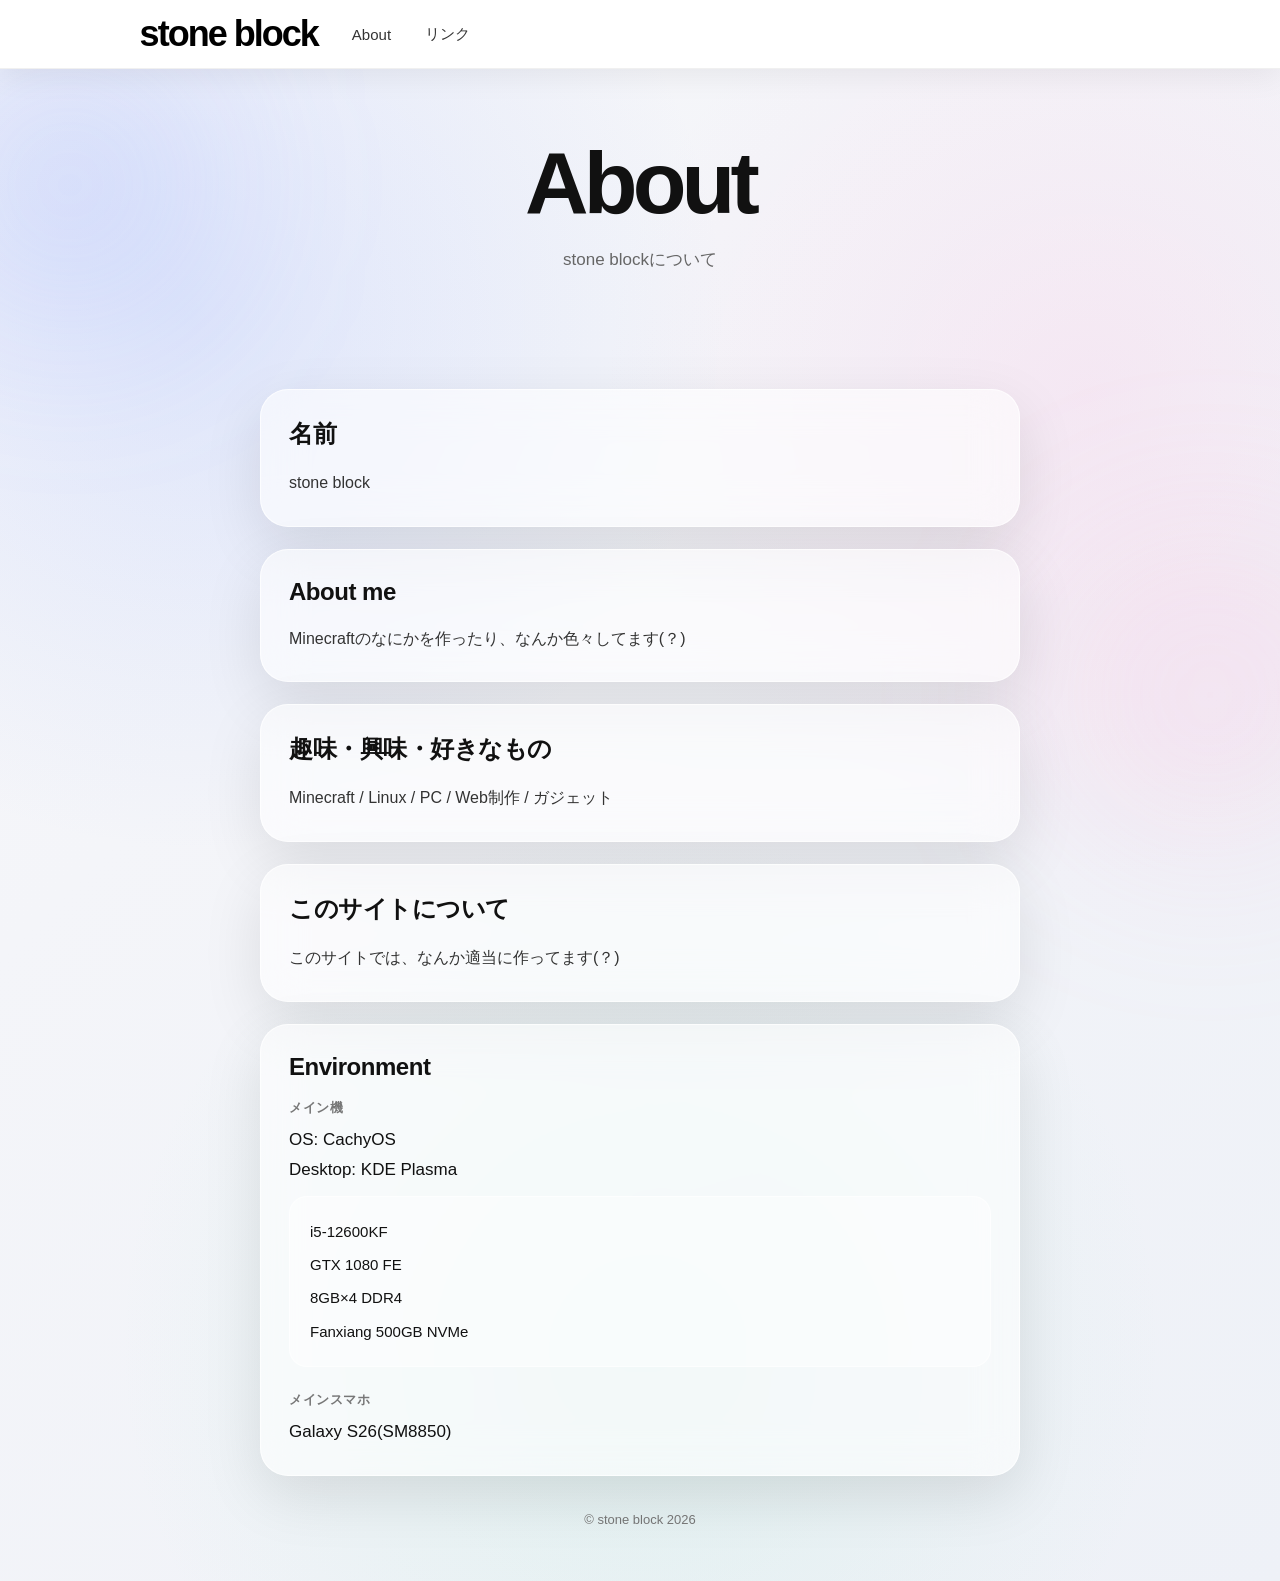
<file: about/index.html>
<!DOCTYPE html>
<html lang="ja">
<head>
    <meta charset="UTF-8">
    <meta name="viewport" content="width=device-width, initial-scale=1.0">
    <title>About - stone block</title>

    <style>
        :root {
            --text: #111;
            --subtext: #666;
            --glass: rgba(255, 255, 255, 0.58);
            --glass-border: rgba(255, 255, 255, 0.7);
            --shadow: rgba(0, 0, 0, 0.10);
        }

        * {
            box-sizing: border-box;
        }

        html {
            scroll-behavior: smooth;
        }

        body {
            margin: 0;
            min-height: 100vh;
            font-family:
                -apple-system,
                BlinkMacSystemFont,
                "SF Pro Display",
                "Helvetica Neue",
                "Noto Sans JP",
                sans-serif;
            color: var(--text);
            background:
                radial-gradient(circle at 15% 20%, rgba(140, 170, 255, 0.22), transparent 32%),
                radial-gradient(circle at 85% 25%, rgba(255, 180, 220, 0.20), transparent 30%),
                radial-gradient(circle at 50% 85%, rgba(150, 230, 200, 0.18), transparent 35%),
                linear-gradient(135deg, #f7f7fa, #eef1f7);
        }

        body::before,
        body::after {
            content: "";
            position: fixed;
            border-radius: 50%;
            filter: blur(90px);
            pointer-events: none;
            z-index: -1;
        }

        body::before {
            width: 280px;
            height: 280px;
            background: rgba(120, 150, 255, 0.18);
            top: 5%;
            left: -70px;
        }

        body::after {
            width: 320px;
            height: 320px;
            background: rgba(255, 160, 210, 0.15);
            right: -90px;
            bottom: 5%;
        }

        /* ===== 共通ヘッダー ===== */
        .topbar {
            position: sticky;
            top: 0;
            z-index: 100;
            background: #fff;
            border-bottom: 1px solid rgba(0, 0, 0, 0.06);
            box-shadow: 0 8px 30px rgba(0, 0, 0, 0.06);
        }

        .nav-inner {
            width: min(1180px, calc(100% - 40px));
            min-height: 68px;
            margin: 0 auto;
            display: flex;
            align-items: center;
            gap: 34px;
            padding-left: 7%;
        }

        .brand {
            color: #000;
            text-decoration: none;
            font-size: clamp(26px, 3vw, 36px);
            font-weight: 800;
            letter-spacing: -0.055em;
            white-space: nowrap;
        }

        .nav-link {
            color: #333;
            text-decoration: none;
            font-size: 15px;
            font-weight: 500;
            transition: opacity 0.2s ease;
        }

        .nav-link:hover {
            opacity: 0.55;
        }

        .container {
            width: min(760px, calc(100% - 32px));
            margin: 0 auto;
            padding: 72px 0 54px;
        }

        .hero {
            text-align: center;
            margin-bottom: 46px;
        }

        .hero h1 {
            margin: 0;
            font-size: clamp(52px, 9vw, 88px);
            line-height: 0.95;
            letter-spacing: -0.055em;
            font-weight: 800;
        }

        .hero p {
            margin: 20px auto 0;
            color: var(--subtext);
            font-size: 17px;
            line-height: 1.8;
        }

        /* ===== KeepAndroidOpen ===== */
        .keep-banner {
            display: flex;
            justify-content: center;
            align-items: center;
            margin: 30px 0 36px;
            min-height: 32px;
        }

        .section {
            margin-top: 22px;
            padding: 28px;
            border-radius: 28px;
            background: var(--glass);
            border: 1px solid var(--glass-border);
            box-shadow: 0 20px 60px var(--shadow);
            backdrop-filter: blur(22px);
            -webkit-backdrop-filter: blur(22px);
        }

        .section h2 {
            margin: 0 0 18px;
            font-size: 24px;
            letter-spacing: -0.02em;
        }

        .section p {
            margin: 0;
            color: #333;
            font-size: 16px;
            line-height: 1.85;
        }

        .info-grid {
            display: grid;
            gap: 24px;
        }

        .label {
            display: block;
            margin-bottom: 8px;
            color: #777;
            font-size: 13px;
            font-weight: 600;
            letter-spacing: 0.04em;
            text-transform: uppercase;
        }

        .value {
            color: #111;
            font-size: 17px;
            line-height: 1.8;
        }

        .specs {
            margin-top: 10px;
            padding: 18px 20px;
            border-radius: 18px;
            background: rgba(255, 255, 255, 0.42);
            border: 1px solid rgba(255, 255, 255, 0.62);
            font-size: 15px;
            line-height: 1.95;
        }

        .specs div {
            padding: 2px 0;
        }

        .footer {
            margin-top: 36px;
            text-align: center;
            color: #777;
            font-size: 13px;
        }

        @media (max-width: 640px) {
            .nav-inner {
                gap: 22px;
                padding-left: 0;
            }

            .brand {
                font-size: 23px;
            }

            .nav-link {
                font-size: 15px;
            }

            .container {
                padding-top: 52px;
            }

            .section {
                padding: 22px;
                border-radius: 22px;
            }
        }

        @media (prefers-reduced-motion: reduce) {
            html {
                scroll-behavior: auto;
            }
        }
    </style>
</head>

<body>

    <header class="topbar">
        <nav class="nav-inner" aria-label="メインナビゲーション">
            <a class="brand" href="/">stone block</a>
            <a class="nav-link" href="/about/">About</a>
            <a class="nav-link" href="/links/">リンク</a>
        </nav>
    </header>

    <main class="container">

        <section class="hero">
            <h1>About</h1>
            <p>stone blockについて</p>
        </section>

        <div class="keep-banner">
            <script src="https://keepandroidopen.org/banner.js?id=keepandroid-banner&amp;size=mini"></script>
        </div>

        <section class="section">
            <h2>名前</h2>
            <p>stone block</p>
        </section>

        <section class="section">
            <h2>About me</h2>
            <p>Minecraftのなにかを作ったり、なんか色々してます(？)</p>
        </section>

        <section class="section">
            <h2>趣味・興味・好きなもの</h2>
            <p>Minecraft / Linux / PC / Web制作 / ガジェット</p>
        </section>

        <section class="section">
            <h2>このサイトについて</h2>
            <p>このサイトでは、なんか適当に作ってます(？)</p>
        </section>

        <section class="section">
            <h2>Environment</h2>

            <div class="info-grid">

                <div>
                    <span class="label">メイン機</span>
                    <div class="value">
                        OS: CachyOS<br>
                        Desktop: KDE Plasma

                        <div class="specs">
                            <div>i5-12600KF</div>
                            <div>GTX 1080 FE</div>
                            <div>8GB×4 DDR4</div>
                            <div>Fanxiang 500GB NVMe</div>
                        </div>
                    </div>
                </div>

                <div>
                    <span class="label">メインスマホ</span>
                    <div class="value">
                        Galaxy S26(SM8850)
                    </div>
                </div>

            </div>
        </section>

        <div class="footer">
            © stone block 2026
        </div>

    </main>

</body>
</html>
</file>
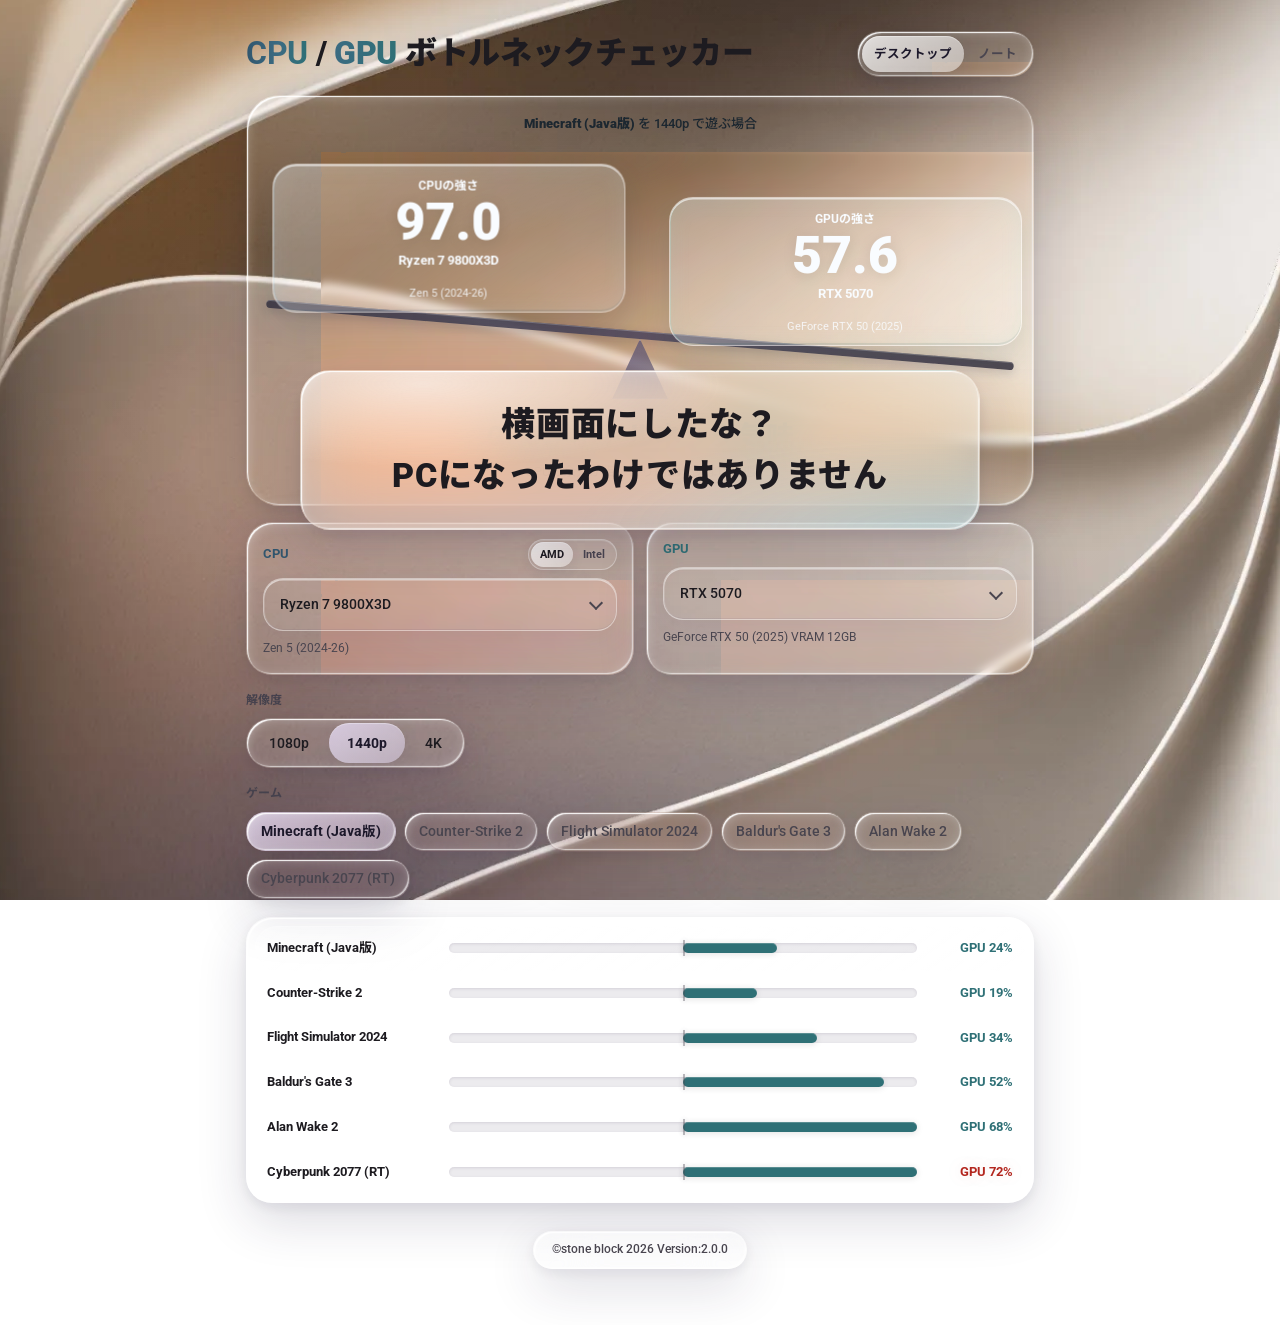
<file: bottleneck-checker/index.html>
<!doctype html>
<html lang="ja">
<head>
<meta charset="UTF-8">
<meta name="viewport" content="width=device-width, initial-scale=1, viewport-fit=cover">
<title>CPU / GPU ボトルネックチェッカー</title>
<link rel="preconnect" href="https://fonts.googleapis.com">
<link rel="preconnect" href="https://fonts.gstatic.com" crossorigin>
<link href="https://fonts.googleapis.com/css2?family=Roboto:wght@400;500;700;900&family=Noto+Sans+JP:wght@400;500;700;900&display=swap" rel="stylesheet">
  <script type="module" crossorigin src="./assets/index-exV15NQe.js"></script>
  <link rel="stylesheet" crossorigin href="./assets/index-Cx5Q9ieW.css">
</head>
<body><div id="root"></div></body>
</html>
</file>
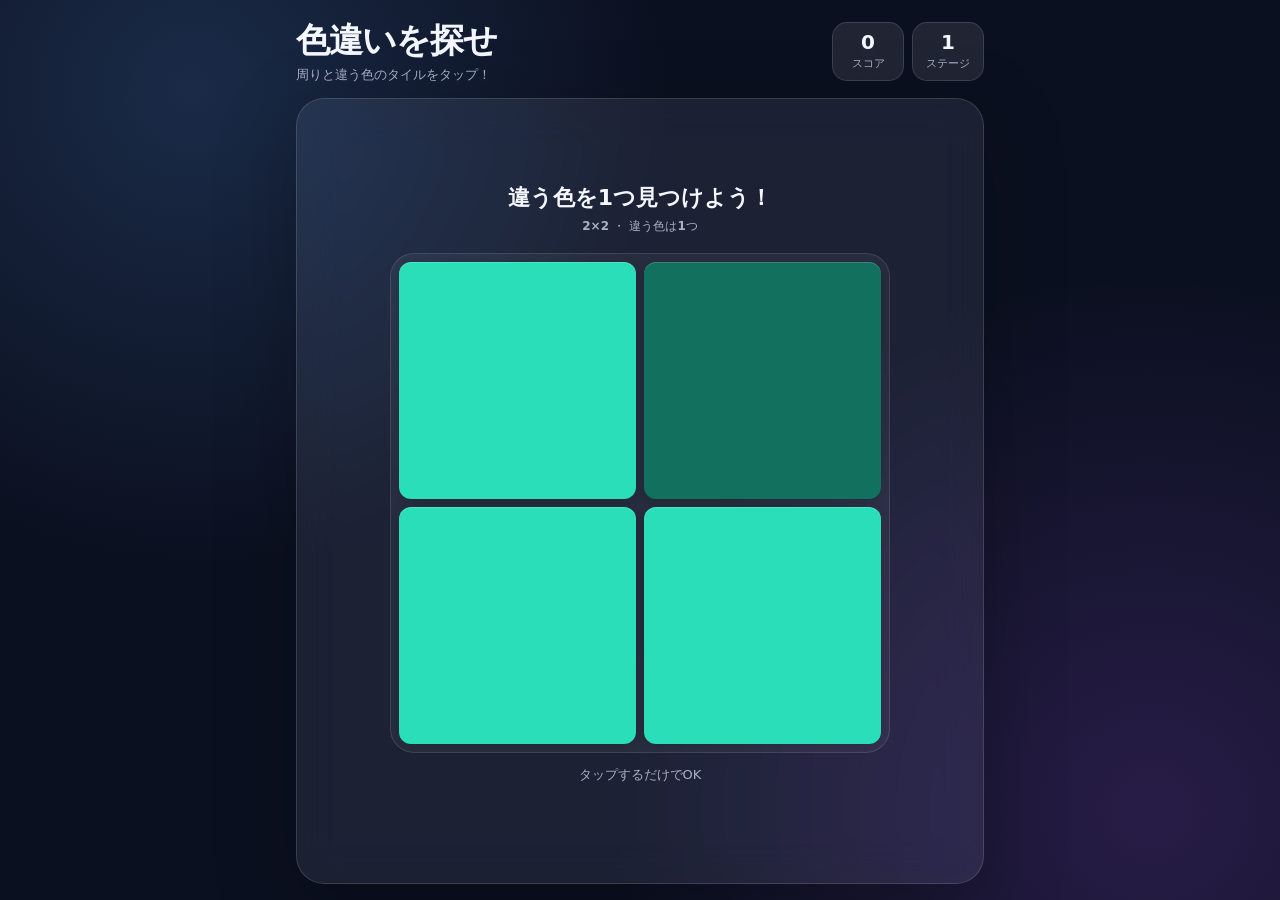
<file: color/index.html>
<!doctype html>
<html lang="ja">
<head>
<meta charset="utf-8">
<meta name="viewport" content="width=device-width,initial-scale=1,viewport-fit=cover,user-scalable=no">
<meta name="theme-color" content="#0b1020">
<title>色違いを探せ</title>
<style>
:root{
  --bg:#0b1020;
  --panel:rgba(255,255,255,.09);
  --line:rgba(255,255,255,.13);
  --text:#f5f7ff;
  --muted:#aab1c7;
  --accent:#8bb7ff;
}
*{box-sizing:border-box;-webkit-tap-highlight-color:transparent}
html,body{margin:0;width:100%;height:100%;overflow:hidden}
body{
  font-family:system-ui,-apple-system,"Noto Sans JP",sans-serif;
  background:
    radial-gradient(circle at 15% 10%,rgba(96,165,250,.18),transparent 35%),
    radial-gradient(circle at 90% 90%,rgba(168,85,247,.18),transparent 38%),
    var(--bg);
  color:var(--text);
  display:grid;
  place-items:center;
  overscroll-behavior:none;
  touch-action:none;
}
button{font:inherit;color:inherit}
.app{width:min(720px,100vw);height:100dvh;display:flex;flex-direction:column;padding:18px max(16px,env(safe-area-inset-left)) max(16px,env(safe-area-inset-right));padding-bottom:max(16px,env(safe-area-inset-bottom));gap:14px}
.header{display:flex;justify-content:space-between;align-items:center;gap:12px}
.title{font-size:clamp(24px,6vw,34px);font-weight:850;letter-spacing:-.03em}
.subtitle{font-size:13px;color:var(--muted);margin-top:2px}
.stats{display:flex;gap:8px}
.stat{min-width:72px;padding:9px 11px;text-align:center;background:var(--panel);border:1px solid var(--line);border-radius:15px;backdrop-filter:blur(18px)}
.stat b{display:block;font-size:20px;line-height:1.05}.stat span{display:block;margin-top:3px;font-size:11px;color:var(--muted)}
.card{flex:1;min-height:0;border:1px solid var(--line);border-radius:28px;background:rgba(255,255,255,.075);backdrop-filter:blur(22px) saturate(125%);box-shadow:0 24px 80px rgba(0,0,0,.25);display:flex;flex-direction:column;align-items:center;justify-content:center;padding:20px;overflow:hidden}
.prompt{font-size:clamp(17px,4.5vw,22px);font-weight:750;text-align:center;margin-bottom:18px}
.prompt small{display:block;margin-top:5px;font-size:12px;color:var(--muted);font-weight:550}
.grid{width:min(82vw,500px);height:min(82vw,500px);max-height:58dvh;display:grid;gap:8px;padding:8px;border-radius:24px;background:rgba(255,255,255,.055);border:1px solid rgba(255,255,255,.10);touch-action:none}
.tile{appearance:none;border:0;border-radius:12px;min-width:0;min-height:0;padding:0;cursor:pointer;touch-action:none;box-shadow:inset 0 1px 0 rgba(255,255,255,.16),0 3px 10px rgba(0,0,0,.12);transition:transform .09s ease,filter .09s ease}
.tile:active{transform:scale(.94)}
.tile.good{animation:good .24s ease}
.tile.bad{animation:bad .22s ease}
@keyframes good{50%{transform:scale(.88);filter:brightness(1.4)}}
@keyframes bad{25%{transform:translateX(-4px)}50%{transform:translateX(4px)}75%{transform:translateX(-3px)}}
.bottom{display:flex;justify-content:center;align-items:center;gap:10px;min-height:46px}
.btn{border:1px solid var(--line);background:rgba(255,255,255,.10);padding:12px 18px;border-radius:15px;font-weight:750;cursor:pointer;touch-action:manipulation;box-shadow:0 8px 26px rgba(0,0,0,.16)}
.btn:active{transform:scale(.97)}
.btn.primary{background:rgba(139,183,255,.22);border-color:rgba(139,183,255,.38)}
.message{font-size:13px;color:var(--muted);text-align:center;min-height:20px}
.overlay{position:fixed;inset:0;display:grid;place-items:center;background:rgba(5,8,18,.48);backdrop-filter:blur(12px);z-index:20;padding:22px}
.modal{width:min(460px,100%);padding:28px;border-radius:28px;background:rgba(24,31,55,.86);border:1px solid rgba(255,255,255,.16);box-shadow:0 25px 80px rgba(0,0,0,.42);text-align:center;animation:pop .22s cubic-bezier(.2,.9,.25,1.2)}
@keyframes pop{0%{transform:scale(.84);opacity:0}100%{transform:scale(1);opacity:1}}
.modal h2{margin:0 0 10px;font-size:30px}.modal p{margin:0 0 22px;color:var(--muted);line-height:1.7}
.hidden{display:none!important}
@media (max-width:540px){
  .app{padding-top:12px;gap:10px}
  .header{align-items:flex-start}.stats{gap:5px}.stat{min-width:58px;padding:7px 8px}.stat b{font-size:17px}
  .card{border-radius:24px;padding:14px}.grid{gap:6px;padding:6px;border-radius:20px;max-height:63dvh}
}
@media (prefers-reduced-motion:reduce){*{transition:none!important;animation:none!important}}
</style>
</head>
<body>
<main class="app">
  <header class="header">
    <div>
      <div class="title">色違いを探せ</div>
      <div class="subtitle">周りと違う色のタイルをタップ！</div>
    </div>
    <div class="stats">
      <div class="stat"><b id="score">0</b><span>スコア</span></div>
      <div class="stat"><b id="stage">1</b><span>ステージ</span></div>
    </div>
  </header>

  <section class="card">
    <div class="prompt" id="prompt">違う色を1つ見つけよう！<small id="hint">最初は 2×2 から</small></div>
    <div class="grid" id="grid" aria-label="色違いタイルのゲーム盤"></div>
    <div class="bottom">
      <div class="message" id="message">タップするだけでOK</div>
    </div>
  </section>
</main>

<div class="overlay hidden" id="overlay">
  <div class="modal">
    <h2 id="resultTitle">ゲーム終了</h2>
    <p id="resultText"></p>
    <button class="btn primary" id="restart">もう一回</button>
  </div>
</div>

<script>
(() => {
  const grid = document.getElementById('grid');
  const scoreEl = document.getElementById('score');
  const stageEl = document.getElementById('stage');
  const hintEl = document.getElementById('hint');
  const messageEl = document.getElementById('message');
  const overlay = document.getElementById('overlay');
  const resultText = document.getElementById('resultText');
  const restart = document.getElementById('restart');

  let stage = 1;
  let score = 0;
  let locked = false;
  let currentAnswer = -1;
  let startedAt = 0;
  let best = Number(localStorage.getItem('irochigai-best') || 0);

  const clamp = (n,a,b) => Math.max(a, Math.min(b,n));
  const rand = n => Math.floor(Math.random()*n);

  function gridSize(s){
    if(s <= 3) return 2;
    if(s <= 7) return 3;
    if(s <= 12) return 4;
    if(s <= 18) return 5;
    if(s <= 25) return 6;
    if(s <= 33) return 7;
    if(s <= 42) return 8;
    return 9;
  }

  function makeRound(){
    locked = false;
    const size = gridSize(stage);
    const count = size*size;
    currentAnswer = rand(count);
    const hue = rand(360);
    const sat = 65 + rand(20);
    const light = 48 + rand(10);
    // Difficulty rises gradually: the odd tile gets closer to the base color.
    const diff = clamp(27 - stage*0.55, 7, 27);
    const oddLight = clamp(light + (Math.random()<.5 ? -diff : diff), 18, 82);

    grid.style.gridTemplateColumns = `repeat(${size},1fr)`;
    grid.style.gridTemplateRows = `repeat(${size},1fr)`;
    grid.innerHTML = '';

    const frag = document.createDocumentFragment();
    for(let i=0;i<count;i++){
      const tile = document.createElement('button');
      tile.className = 'tile';
      tile.type = 'button';
      tile.dataset.index = i;
      tile.setAttribute('aria-label', 'タイル');
      const l = i === currentAnswer ? oddLight : light;
      tile.style.background = `hsl(${hue} ${sat}% ${l}%)`;
      frag.appendChild(tile);
    }
    grid.appendChild(frag);
    hintEl.textContent = `${size}×${size} ・ 違う色は1つ`;
    startedAt = performance.now();
  }

  function gameOver(){
    best = Math.max(best, score);
    localStorage.setItem('irochigai-best', best);
    resultText.innerHTML = `スコア：<b>${score}</b><br>到達ステージ：<b>${stage}</b><br>ベストスコア：<b>${best}</b>`;
    overlay.classList.remove('hidden');
  }

  function handleTap(tile){
    if(locked) return;
    locked = true;
    const idx = Number(tile.dataset.index);
    const reaction = Math.round(performance.now() - startedAt);

    if(idx === currentAnswer){
      tile.classList.add('good');
      const speedBonus = Math.max(0, Math.floor((1200 - reaction)/100));
      const gained = 100 + stage*10 + speedBonus;
      score += gained;
      stage++;
      scoreEl.textContent = score;
      stageEl.textContent = stage;
      messageEl.textContent = `${reaction} ms！ +${gained}点`;
      setTimeout(makeRound, 170);
    } else {
      tile.classList.add('bad');
      score = Math.max(0, score - 50);
      scoreEl.textContent = score;
      messageEl.textContent = 'はずれ！ −50点';
      // Briefly reveal the answer, then continue at the same stage.
      const answer = grid.querySelector(`[data-index="${currentAnswer}"]`);
      if(answer) answer.classList.add('good');
      setTimeout(() => {
        messageEl.textContent = 'もう一度！';
        makeRound();
      }, 420);
    }
  }

  // Pointer events make tap handling reliable on phones without requiring swipe/scroll gestures.
  grid.addEventListener('pointerdown', e => {
    const tile = e.target.closest('.tile');
    if(!tile) return;
    e.preventDefault();
    handleTap(tile);
  }, {passive:false});

  // Prevent a second activation caused by the synthetic click some browsers emit after touch.
  grid.addEventListener('click', e => e.preventDefault(), {passive:false});

  restart.addEventListener('pointerdown', e => { e.preventDefault(); overlay.classList.add('hidden'); stage=1; score=0; scoreEl.textContent='0'; stageEl.textContent='1'; messageEl.textContent='タップするだけでOK'; makeRound(); }, {passive:false});

  makeRound();
})();
</script>
</body>
</html>
</file>
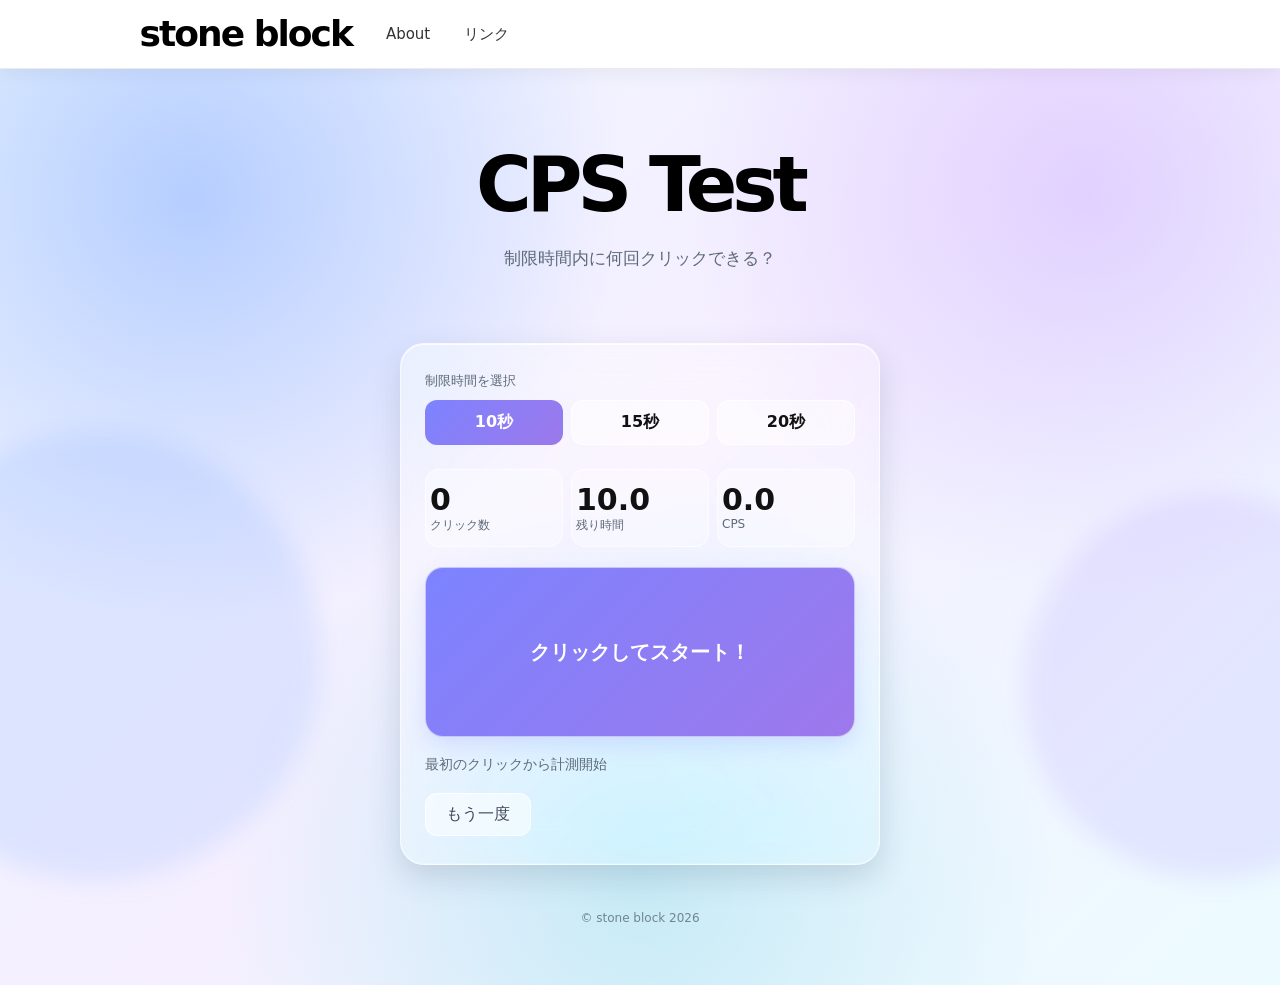
<file: cps/index.html>
<!DOCTYPE html>
<html lang="ja">
<head>
  <meta charset="UTF-8">
  <meta name="viewport" content="width=device-width, initial-scale=1">
  <meta name="theme-color" content="#ffffff">
  <title>CPS Test | stone block</title>

  <style>
    * {
      box-sizing: border-box;
    }

    :root {
      --text: #111111;
      --subtext: #5e6a78;
      --nav-border: rgba(0, 0, 0, 0.08);
      --glass-border: rgba(255, 255, 255, 0.65);
      --shadow: rgba(55, 75, 105, 0.18);
    }

    html,
    body {
      margin: 0;
      min-height: 100%;
    }

    body {
      min-height: 100dvh;
      font-family:
        system-ui,
        -apple-system,
        BlinkMacSystemFont,
        "Noto Sans JP",
        "Yu Gothic",
        sans-serif;
      color: var(--text);

      background:
        radial-gradient(
          circle at 15% 20%,
          rgba(110, 160, 255, 0.45),
          transparent 32%
        ),
        radial-gradient(
          circle at 85% 20%,
          rgba(190, 150, 255, 0.35),
          transparent 30%
        ),
        radial-gradient(
          circle at 50% 90%,
          rgba(70, 210, 220, 0.25),
          transparent 38%
        ),
        linear-gradient(
          135deg,
          #edf6ff 0%,
          #f5efff 50%,
          #ecfbff 100%
        );

      overflow-x: hidden;
    }

    body::before,
    body::after {
      content: "";
      position: fixed;
      border-radius: 50%;
      pointer-events: none;
      filter: blur(12px);
      z-index: -1;
    }

    body::before {
      width: 35vw;
      height: 35vw;
      left: -10vw;
      top: 48vh;
      background: rgba(90, 150, 255, 0.14);
    }

    body::after {
      width: 30vw;
      height: 30vw;
      right: -10vw;
      top: 55vh;
      background: rgba(150, 110, 255, 0.13);
    }

    /* Navigation */

    .topbar {
      position: sticky;
      top: 0;
      z-index: 1000;
      width: 100%;
      background: #ffffff;
      border-bottom: 1px solid var(--nav-border);
      box-shadow: 0 4px 18px rgba(0, 0, 0, 0.05);
    }

    .nav-inner {
      width: min(1180px, calc(100% - 40px));
      min-height: 68px;
      margin: 0 auto;
      display: flex;
      align-items: center;
      gap: 34px;
      padding-left: 7%;
    }

    .brand {
      color: #000000;
      text-decoration: none;
      font-size: clamp(26px, 3vw, 36px);
      font-weight: 800;
      letter-spacing: -0.055em;
      line-height: 1;
      white-space: nowrap;
      transition: opacity 160ms ease;
    }

    .brand:hover {
      opacity: 0.62;
    }

    .nav-link {
      color: #333333;
      text-decoration: none;
      font-size: 15px;
      font-weight: 500;
      white-space: nowrap;
      transition: color 160ms ease, opacity 160ms ease;
    }

    .nav-link:hover {
      color: #000000;
      opacity: 0.62;
    }

    .brand:focus-visible,
    .nav-link:focus-visible {
      outline: 3px solid rgba(78, 120, 255, 0.35);
      outline-offset: 5px;
    }

    /* Main */

    .container {
      width: min(760px, calc(100% - 40px));
      margin: 0 auto;
      padding: 76px 0 60px;
    }

    .hero {
      text-align: center;
    }

    .hero-title {
      margin: 0;
      font-size: clamp(48px, 9vw, 76px);
      line-height: 1.05;
      letter-spacing: -0.065em;
      font-weight: 850;
      color: #000000;
    }

    .hero-description {
      margin: 18px auto 0;
      max-width: 600px;
      color: var(--subtext);
      font-size: clamp(14px, 2.5vw, 17px);
      line-height: 1.8;
    }

    .keep-banner {
      margin: 28px auto 0;
      display: flex;
      justify-content: center;
      align-items: center;
    }
    
    /*CPS Test */

    .test-card {
      width: min(100%, 480px);
      margin: 42px auto 0;
      padding: 28px 24px;

      border: 1px solid var(--glass-border);
      border-radius: 24px;

      background: linear-gradient(
        135deg,
        rgba(255, 255, 255, 0.44),
        rgba(255, 255, 255, 0.20)
      );

      box-shadow:
        0 12px 30px var(--shadow),
        inset 0 1px 0 rgba(255, 255, 255, 0.85),
        inset 0 -1px 0 rgba(255, 255, 255, 0.18);

      backdrop-filter: blur(20px) saturate(160%);
      -webkit-backdrop-filter: blur(20px) saturate(160%);
    }

    .duration-label {
      display: block;
      margin-bottom: 10px;
      color: var(--subtext);
      font-size: 13px;
    }

    .duration-options {
      display: flex;
      gap: 8px;
      margin-bottom: 24px;
    }

    button {
      font: inherit;
      cursor: pointer;
      -webkit-tap-highlight-color: transparent;
    }

    button:focus-visible {
      outline: 3px solid rgba(78, 120, 255, 0.35);
      outline-offset: 3px;
    }

    .duration-button {
      flex: 1;
      padding: 11px 8px;
      border: 1px solid rgba(255, 255, 255, 0.8);
      border-radius: 12px;
      background: rgba(255, 255, 255, 0.45);
      color: var(--text);
      font-weight: 650;

      transition:
        transform 160ms ease,
        background 160ms ease;
    }

    .duration-button[aria-pressed="true"] {
      color: #ffffff;
      background: linear-gradient(135deg, #7c83ff, #9d78eb);
      border-color: transparent;
    }

    .duration-button:hover:not(:disabled) {
      transform: translateY(-1px);
    }

    .duration-button:disabled {
      opacity: 0.65;
      cursor: default;
    }

    .stats {
      display: grid;
      grid-template-columns: repeat(3, minmax(0, 1fr));
      gap: 8px;
      margin-bottom: 20px;
    }

    .stat {
      min-width: 0;
      padding: 12px 4px;
      border: 1px solid rgba(255, 255, 255, 0.65);
      border-radius: 14px;
      background: rgba(255, 255, 255, 0.3);
    }

    .value {
      font-size: clamp(24px, 6vw, 30px);
      font-weight: 750;
      font-variant-numeric: tabular-nums;
    }

    .stat-label {
      color: var(--subtext);
      font-size: 12px;
    }

    #target {
      width: 100%;
      min-height: 170px;
      padding: 20px;
      border: 1px solid rgba(255, 255, 255, 0.55);
      border-radius: 18px;

      background: linear-gradient(135deg, #7c83ff, #9d78eb);
      color: #ffffff;
      font-size: 20px;
      font-weight: 750;

      cursor: pointer;
      user-select: none;
      touch-action: manipulation;

      box-shadow: 0 8px 22px rgba(124, 131, 255, 0.2);

      transition:
        transform 80ms ease,
        filter 150ms ease,
        box-shadow 150ms ease;
    }

    #target:active:not(:disabled) {
      transform: scale(0.985);
      filter: brightness(0.94);
    }

    #target:disabled {
      cursor: default;
      background: #9296aa;
      box-shadow: none;
    }

    #message {
      min-height: 24px;
      margin: 16px 0;
      color: var(--subtext);
      font-size: 14px;
      line-height: 1.6;
    }

    #reset {
      padding: 10px 20px;
      border: 1px solid rgba(255, 255, 255, 0.8);
      border-radius: 12px;
      color: #44475b;
      background: rgba(255, 255, 255, 0.55);
      transition: background 160ms ease;
    }

    #reset:hover {
      background: rgba(255, 255, 255, 0.85);
    }

    footer {
      margin-top: 46px;
      text-align: center;
      font-size: 12px;
      color: rgba(65, 77, 93, 0.65);
    }

    /* Mobile */

    @media (max-width: 700px) {
      .nav-inner {
        width: min(calc(100% - 28px), 1180px);
        min-height: 62px;
        gap: 22px;
        padding-left: 2%;
      }

      .brand {
        font-size: 25px;
      }

      .nav-link {
        font-size: 13px;
      }

      .container {
        width: min(calc(100% - 28px), 760px);
        padding-top: 64px;
      }

      .hero-title {
        font-size: clamp(44px, 12vw, 68px);
      }

      .test-card {
        margin-top: 32px;
      }
    }

    @media (max-width: 500px) {
      .nav-inner {
        gap: 17px;
        padding-left: 0;
      }

      .brand {
        font-size: 22px;
      }

      .nav-link {
        font-size: 12px;
      }

      .test-card {
        padding: 22px 16px;
        border-radius: 20px;
      }

      #target {
        min-height: 150px;
      }
    }

    @media (prefers-reduced-motion: reduce) {
      .brand,
      .nav-link,
      .duration-button,
      #target,
      #reset {
        transition: none;
      }
    }
  </style>
</head>

<body>
  <header class="topbar">
    <nav class="nav-inner" aria-label="メインナビゲーション">
      <a class="brand" href="/">stone block</a>
      <a class="nav-link" href="/about/">About</a>
      <a class="nav-link" href="/links/">リンク</a>
    </nav>
  </header>

  <main class="container">
    <section class="hero">
      <h1 class="hero-title">CPS Test</h1>
      <p class="hero-description">
        制限時間内に何回クリックできる？
      </p>
    </section>
    
    <div class="keep-banner">
      <script src="https://keepandroidopen.org/banner.js?id=keepandroid-banner&amp;size=mini"></script>
    </div>
    
    <section class="test-card" aria-label="CPSテスト">
      <span class="duration-label">制限時間を選択</span>

      <div class="duration-options" aria-label="制限時間">
        <button
          class="duration-button"
          data-seconds="10"
          aria-pressed="true"
          type="button"
        >10秒</button>

        <button
          class="duration-button"
          data-seconds="15"
          aria-pressed="false"
          type="button"
        >15秒</button>

        <button
          class="duration-button"
          data-seconds="20"
          aria-pressed="false"
          type="button"
        >20秒</button>
      </div>

      <div class="stats">
        <div class="stat">
          <div class="value" id="count">0</div>
          <div class="stat-label">クリック数</div>
        </div>

        <div class="stat">
          <div class="value" id="time">10.0</div>
          <div class="stat-label">残り時間</div>
        </div>

        <div class="stat">
          <div class="value" id="cps">0.0</div>
          <div class="stat-label">CPS</div>
        </div>
      </div>

      <button id="target" type="button">
        クリックしてスタート！
      </button>

      <p id="message" aria-live="polite">
        最初のクリックから計測開始
      </p>

      <button id="reset" type="button">もう一度</button>
    </section>

    <footer>© stone block 2026</footer>
  </main>

  <script>
    const target = document.querySelector("#target");
    const countText = document.querySelector("#count");
    const timeText = document.querySelector("#time");
    const cpsText = document.querySelector("#cps");
    const message = document.querySelector("#message");
    const reset = document.querySelector("#reset");
    const durationButtons = document.querySelectorAll(".duration-button");

    let duration = 10;
    let clicks = 0;
    let started = false;
    let finished = false;
    let startTime = 0;
    let timerId = null;

    function resetTest() {
      clearInterval(timerId);
      timerId = null;

      clicks = 0;
      started = false;
      finished = false;
      startTime = 0;

      countText.textContent = "0";
      timeText.textContent = duration.toFixed(1);
      cpsText.textContent = "0.0";

      target.disabled = false;
      target.textContent = "クリックしてスタート！";
      message.textContent = "最初のクリックから計測開始";

      durationButtons.forEach(button => {
        button.disabled = false;
      });
    }

    function finish() {
      if (finished) return;

      finished = true;
      clearInterval(timerId);
      timerId = null;

      timeText.textContent = "0.0";
      cpsText.textContent = (clicks / duration).toFixed(1);

      target.disabled = true;
      target.textContent = "計測終了！";
      message.textContent =
        `${clicks}回クリック！ CPS: ${(clicks / duration).toFixed(1)}`;

      durationButtons.forEach(button => {
        button.disabled = false;
      });
    }

    function updateTimer() {
      if (!started || finished) return;

      const elapsed = performance.now() - startTime;
      const remaining = Math.max(0, duration * 1000 - elapsed);

      timeText.textContent = (remaining / 1000).toFixed(1);

      if (remaining <= 0) {
        finish();
        return;
      }

      cpsText.textContent =
        (clicks / Math.max(elapsed / 1000, 0.001)).toFixed(1);
    }

    durationButtons.forEach(button => {
      button.addEventListener("click", () => {
        if (started && !finished) return;

        duration = Number(button.dataset.seconds);

        durationButtons.forEach(other => {
          other.setAttribute(
            "aria-pressed",
            String(other === button)
          );
        });

        resetTest();
      });
    });

    target.addEventListener("click", () => {
      if (finished) return;

      if (!started) {
        started = true;
        startTime = performance.now();

        target.textContent = "連打！！";
        message.textContent = "ひたすらクリック！";

        durationButtons.forEach(button => {
          button.disabled = true;
        });

        timerId = setInterval(updateTimer, 25);
      }

      if (performance.now() - startTime >= duration * 1000) {
        finish();
        return;
      }

      clicks++;
      countText.textContent = clicks;
      updateTimer();
    });

    reset.addEventListener("click", resetTest);
  </script>
</body>
</html>
</file>
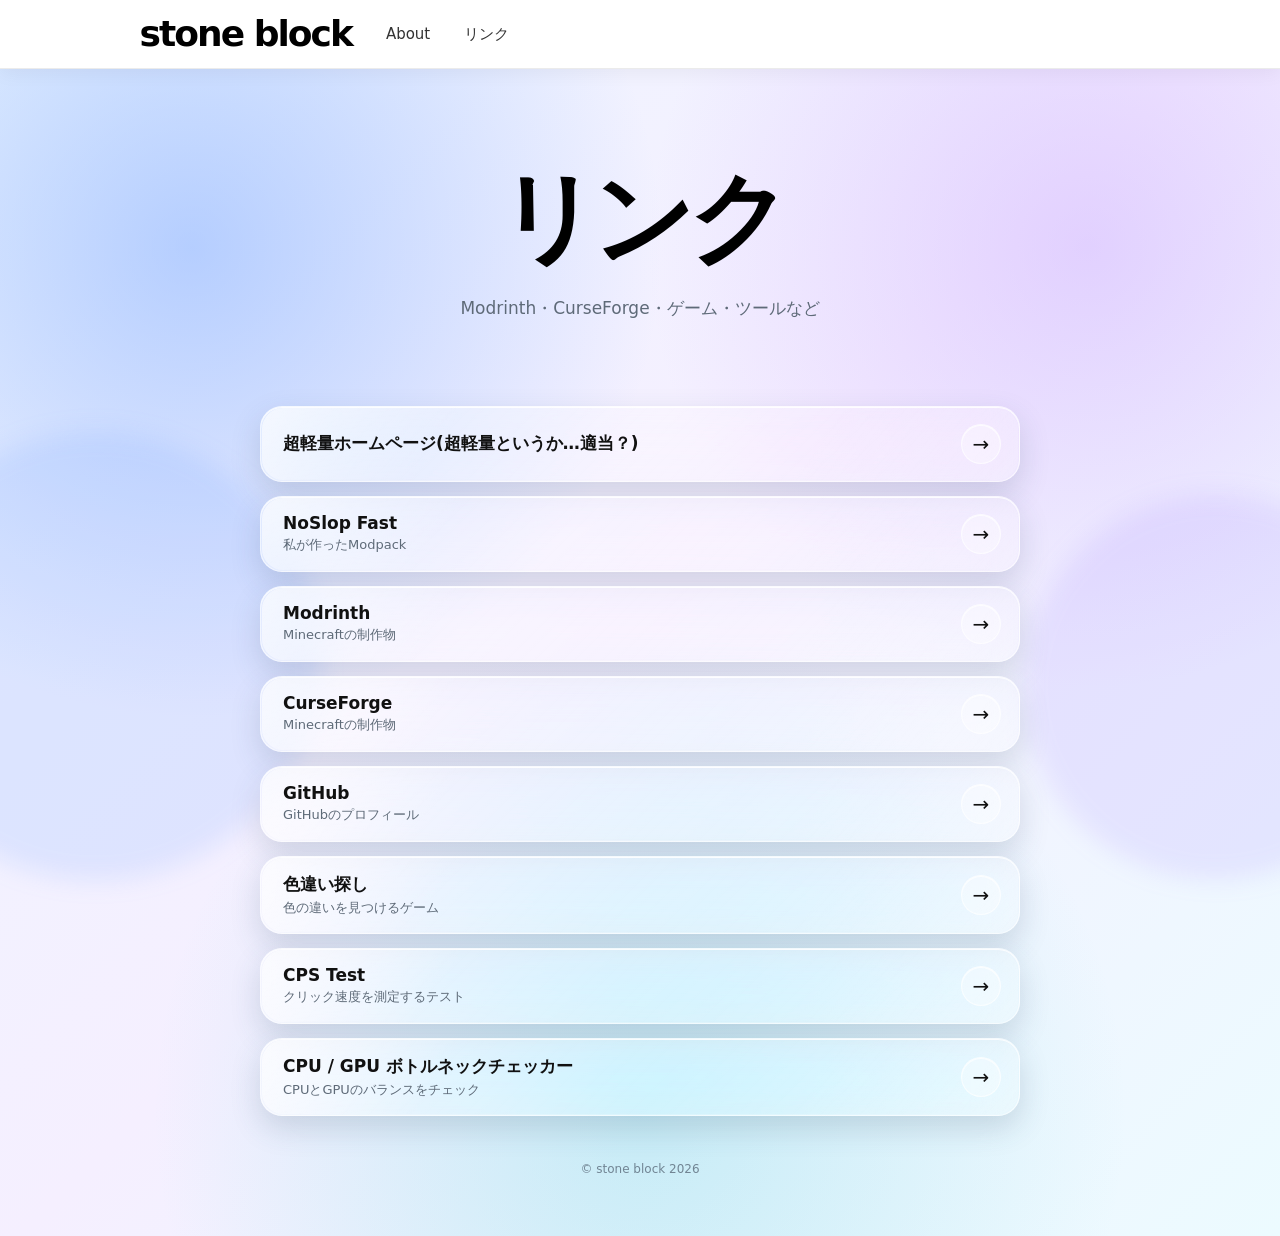
<file: links/index.html>
<!DOCTYPE html>
<html lang="ja">
<head>
    <meta charset="UTF-8">
    <meta name="viewport" content="width=device-width, initial-scale=1.0">

    <title>リンク - stone block</title>
    
    <style>
        * {
            box-sizing: border-box;
        }

        :root {
            --text: #111111;
            --subtext: #5e6a78;
            --nav-border: rgba(0, 0, 0, 0.08);
            --glass-border: rgba(255, 255, 255, 0.65);
            --shadow: rgba(55, 75, 105, 0.18);
        }

        html,
        body {
            margin: 0;
            min-height: 100%;
        }

        body {
            min-height: 100dvh;

            font-family:
                system-ui,
                -apple-system,
                BlinkMacSystemFont,
                "Noto Sans JP",
                "Yu Gothic",
                sans-serif;

            color: var(--text);

            background:
                radial-gradient(
                    circle at 15% 20%,
                    rgba(110, 160, 255, 0.45),
                    transparent 32%
                ),
                radial-gradient(
                    circle at 85% 20%,
                    rgba(190, 150, 255, 0.35),
                    transparent 30%
                ),
                radial-gradient(
                    circle at 50% 90%,
                    rgba(70, 210, 220, 0.25),
                    transparent 38%
                ),
                linear-gradient(
                    135deg,
                    #edf6ff 0%,
                    #f5efff 50%,
                    #ecfbff 100%
                );

            overflow-x: hidden;
        }

        body::before,
        body::after {
            content: "";
            position: fixed;
            border-radius: 50%;
            pointer-events: none;
            filter: blur(12px);
            z-index: -1;
        }

        body::before {
            width: 35vw;
            height: 35vw;
            left: -10vw;
            top: 48vh;
            background: rgba(90, 150, 255, 0.14);
        }

        body::after {
            width: 30vw;
            height: 30vw;
            right: -10vw;
            top: 55vh;
            background: rgba(150, 110, 255, 0.13);
        }

        /* =========================
           Top navigation
        ========================= */

        .topbar {
            position: sticky;
            top: 0;
            z-index: 1000;

            width: 100%;

            background: #ffffff;

            border-bottom: 1px solid var(--nav-border);

            box-shadow:
                0 4px 18px rgba(0, 0, 0, 0.05);
        }

        .nav-inner {
            width: min(1180px, calc(100% - 40px));
            min-height: 68px;

            margin: 0 auto;

            display: flex;
            align-items: center;

            gap: 34px;

            padding-left: 7%;
        }

        .brand {
            color: #000000;
            text-decoration: none;

            font-size: clamp(26px, 3vw, 36px);
            font-weight: 800;

            letter-spacing: -0.055em;
            line-height: 1;

            white-space: nowrap;

            transition: opacity 160ms ease;
        }

        .brand:hover {
            opacity: 0.62;
        }

        .nav-link {
            color: #333333;
            text-decoration: none;

            font-size: 15px;
            font-weight: 500;

            white-space: nowrap;

            transition:
                color 160ms ease,
                opacity 160ms ease;
        }

        .nav-link:hover {
            color: #000000;
            opacity: 0.62;
        }

        .brand:focus-visible,
        .nav-link:focus-visible {
            outline: 3px solid rgba(78, 120, 255, 0.35);
            outline-offset: 5px;
        }

        /* =========================
           Main
        ========================= */

        .container {
            width: min(760px, calc(100% - 40px));
            margin: 0 auto;

            padding: 100px 0 60px;
        }

        .page {
            text-align: center;
        }

        .page-title {
            margin: 0;

            font-size: clamp(56px, 11vw, 100px);
            line-height: 1;

            letter-spacing: -0.065em;

            font-weight: 850;

            color: #000000;
        }

        .page-description {
            margin: 24px auto 0;

            max-width: 600px;

            color: var(--subtext);

            font-size: clamp(15px, 2.5vw, 17px);

            line-height: 1.8;
        }

        .keep-banner {
            margin-top: 30px;

            display: flex;
            justify-content: center;
            align-items: center;
        }

        /* =========================
           Links
        ========================= */

        .links {
            display: grid;
            gap: 14px;

            margin-top: 52px;
        }

        .glass-button {
            position: relative;

            display: flex;
            align-items: center;
            justify-content: space-between;

            width: 100%;
            min-height: 76px;

            padding: 16px 18px 16px 22px;

            border: 1px solid var(--glass-border);
            border-radius: 22px;

            background:
                linear-gradient(
                    135deg,
                    rgba(255, 255, 255, 0.44),
                    rgba(255, 255, 255, 0.20)
                );

            color: var(--text);
            text-decoration: none;

            box-shadow:
                0 12px 30px var(--shadow),
                inset 0 1px 0 rgba(255, 255, 255, 0.85),
                inset 0 -1px 0 rgba(255, 255, 255, 0.18);

            backdrop-filter:
                blur(20px)
                saturate(160%);

            -webkit-backdrop-filter:
                blur(20px)
                saturate(160%);

            transition:
                transform 160ms ease,
                background 160ms ease,
                box-shadow 160ms ease;
        }

        .glass-button::before {
            content: "";

            position: absolute;
            inset: 1px;

            border-radius: 21px;
            pointer-events: none;

            background:
                linear-gradient(
                    125deg,
                    rgba(255, 255, 255, 0.65),
                    transparent 25%,
                    transparent 72%,
                    rgba(255, 255, 255, 0.18)
                );
        }

        .glass-button:hover {
            transform: translateY(-2px);

            background:
                linear-gradient(
                    135deg,
                    rgba(255, 255, 255, 0.57),
                    rgba(255, 255, 255, 0.28)
                );

            box-shadow:
                0 18px 36px rgba(55, 75, 105, 0.22),
                inset 0 1px 0 rgba(255, 255, 255, 0.9);
        }

        .glass-button:active {
            transform: scale(0.99);
        }

        .glass-button:focus-visible {
            outline: 3px solid rgba(78, 120, 255, 0.35);
            outline-offset: 3px;
        }

        .button-text {
            position: relative;
            z-index: 1;

            text-align: left;
        }

        .button-title {
            display: block;

            font-size: 17px;
            font-weight: 750;
        }

        .button-subtitle {
            display: block;

            margin-top: 3px;

            font-size: 13px;
            color: var(--subtext);
        }

        .arrow {
            position: relative;
            z-index: 1;

            display: grid;
            place-items: center;

            width: 40px;
            height: 40px;

            border-radius: 50%;

            background: rgba(255, 255, 255, 0.32);
            border: 1px solid rgba(255, 255, 255, 0.62);

            box-shadow:
                inset 0 1px 0 rgba(255, 255, 255, 0.75);

            font-size: 20px;
        }

        footer {
            margin-top: 46px;

            text-align: center;

            font-size: 12px;

            color: rgba(65, 77, 93, 0.65);
        }

        /* =========================
           Mobile
        ========================= */

        @media (max-width: 700px) {
            .nav-inner {
                width: min(100% - 28px, 1180px);

                min-height: 62px;

                gap: 22px;

                padding-left: 2%;
            }

            .brand {
                font-size: 25px;
            }

            .nav-link {
                font-size: 13px;
            }

            .container {
                width: min(100% - 28px, 760px);
                padding-top: 78px;
            }

            .page-title {
                font-size: clamp(52px, 13vw, 80px);
            }
        }

        @media (max-width: 500px) {
            .nav-inner {
                gap: 17px;
                padding-left: 0;
            }

            .brand {
                font-size: 22px;
            }

            .nav-link {
                font-size: 12px;
            }

            .page-title {
                font-size: clamp(44px, 12vw, 68px);
            }

            .glass-button {
                min-height: 70px;
                border-radius: 20px;
            }
        }

        @media (prefers-reduced-motion: reduce) {
            .brand,
            .nav-link,
            .glass-button {
                transition: none;
            }
        }
    </style>
</head>

<body>

    <!-- =========================
         Navigation
    ========================= -->

    <header class="topbar">

        <nav
            class="nav-inner"
            aria-label="メインナビゲーション"
        >

            <a class="brand" href="/">
                stone block
            </a>

            <a class="nav-link" href="/about/">
                About
            </a>

            <a class="nav-link" href="/links/">
                リンク
            </a>

        </nav>

    </header>


    <!-- =========================
         Main
    ========================= -->

    <main class="container">

        <section class="page">

            <h1 class="page-title">
                リンク
            </h1>

            <div class="page-description">
                Modrinth・CurseForge・ゲーム・ツールなど
            </div>

            <div class="keep-banner">
                <script src="https://keepandroidopen.org/banner.js?id=keepandroid-banner&amp;size=mini"></script>
            </div>

        </section>


        <section
            class="links"
            aria-label="リンク"
        >
            <a
                class="glass-button"
                href="/lite/"
            >
                <span class="button-text">
                    <span class="button-title">
                        超軽量ホームページ(超軽量というか…適当？)
                    </span>
                </span>

                <span class="arrow" aria-hidden="true">
                    →
                </span>
            </a>

            <a
                class="glass-button"
                href="/modpack/"
            >
                <span class="button-text">
                    <span class="button-title">
                        NoSlop Fast
                    </span>
                    <span class="button-subtitle">
                        私が作ったModpack
                    </span>
                </span>

                <span class="arrow" aria-hidden="true">
                    →
                </span>
            </a>

            <a
                class="glass-button"
                href="https://modrinth.com/user/stoneblock9965"
                target="_blank"
                rel="noopener noreferrer"
            >
                <span class="button-text">
                    <span class="button-title">
                        Modrinth
                    </span>
                    <span class="button-subtitle">
                        Minecraftの制作物
                    </span>
                </span>

                <span class="arrow" aria-hidden="true">
                    →
                </span>
            </a>

            <a
                class="glass-button"
                href="https://www.curseforge.com/members/stone_block9965/projects"
                target="_blank"
                rel="noopener noreferrer"
            >
                <span class="button-text">
                    <span class="button-title">
                        CurseForge
                    </span>
                    <span class="button-subtitle">
                        Minecraftの制作物
                    </span>
                </span>

                <span class="arrow" aria-hidden="true">
                    →
                </span>
            </a>

            <a
                class="glass-button"
                href="https://github.com/stone-block9965"
                target="_blank"
                rel="noopener noreferrer"
            >
                <span class="button-text">
                    <span class="button-title">
                        GitHub
                    </span>
                    <span class="button-subtitle">
                        GitHubのプロフィール
                    </span>
                </span>

                <span class="arrow" aria-hidden="true">
                    →
                </span>
            </a>

            <a
                class="glass-button"
                href="/color/"
            >
                <span class="button-text">
                    <span class="button-title">
                        色違い探し
                    </span>
                    <span class="button-subtitle">
                        色の違いを見つけるゲーム
                    </span>
                </span>

                <span class="arrow" aria-hidden="true">
                    →
                </span>
            </a>

            <a
                class="glass-button"
                href="/cps/"
            >
                <span class="button-text">
                    <span class="button-title">
                        CPS Test
                    </span>
                    <span class="button-subtitle">
                        クリック速度を測定するテスト
                    </span>
                </span>

                <span class="arrow" aria-hidden="true">
                    →
                </span>
            </a>

            <a
                class="glass-button"
                href="/bottleneck-checker/"
            >
                <span class="button-text">
                    <span class="button-title">
                        CPU / GPU ボトルネックチェッカー
                    </span>
                    <span class="button-subtitle">
                        CPUとGPUのバランスをチェック
                    </span>
                </span>

                <span class="arrow" aria-hidden="true">
                    →
                </span>
            </a>
        </section>


        <footer>
            © stone block 2026
        </footer>

    </main>

</body>
</html>
</file>
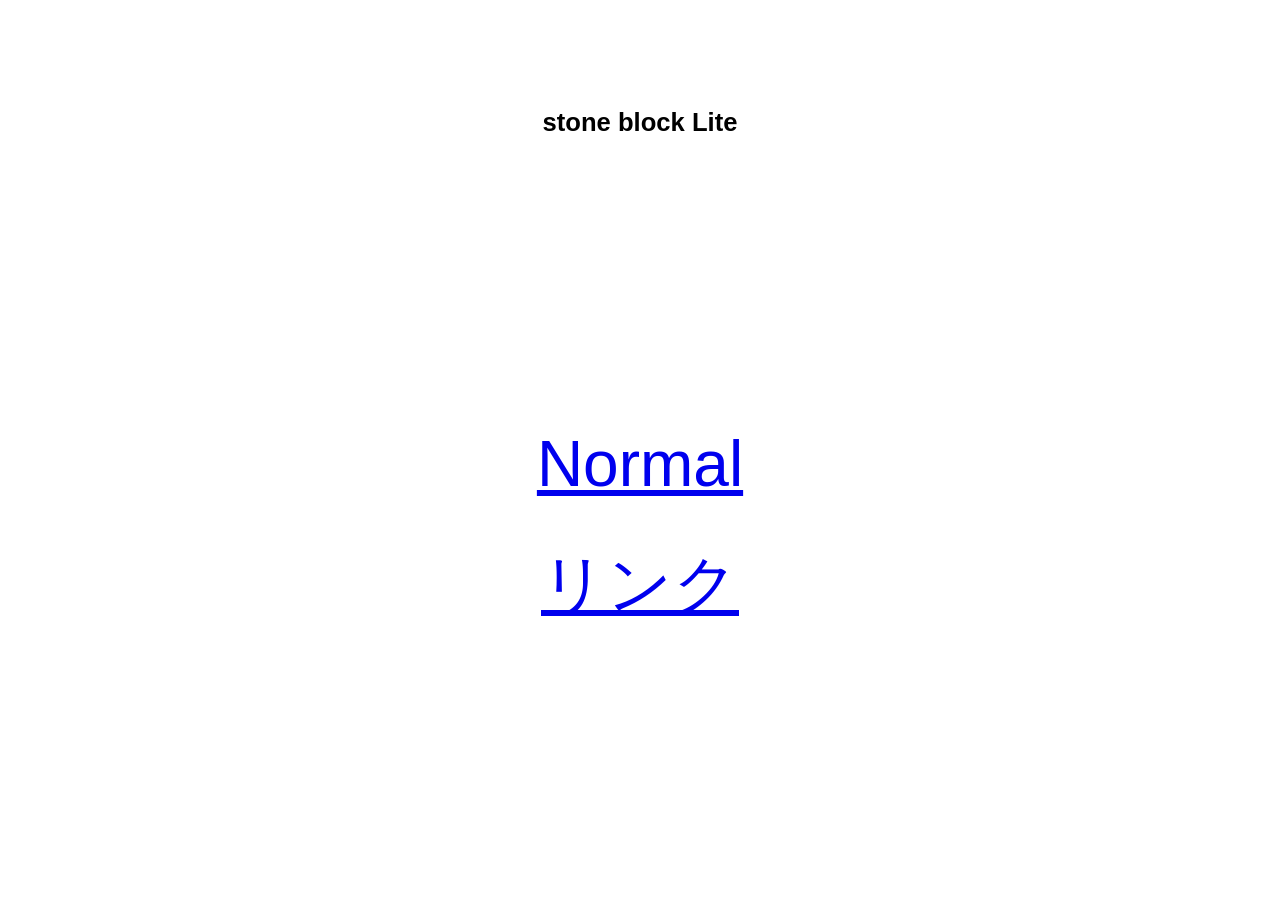
<file: lite/index.html>
<!DOCTYPE html>
<html lang="ja">
<meta charset="utf-8">
<meta name="viewport" content="width=device-width,initial-scale=1">
<title>stone block Lite</title>

<style>
body {
  margin: 0;
  min-height: 100vh;
  display: flex;
  flex-direction: column;
  align-items: center;
  font-family: sans-serif;
}
h1 {
  margin-top: 12vh;
  font-size: 1.6rem;
}
nav {
  margin: auto;
  display: flex;
  flex-direction: column;
  align-items: center;
  gap: 2.5rem;
}
nav a {
  font-size: clamp(2.5rem, 8vw, 4rem);
}
</style>

<h1>stone block Lite</h1>

<nav>
  <a href="https://stone-block9965.pages.dev/">Normal</a>
  <a href="https://stone-block9965.pages.dev/links/">リンク</a>
</nav>
</html>
</file>
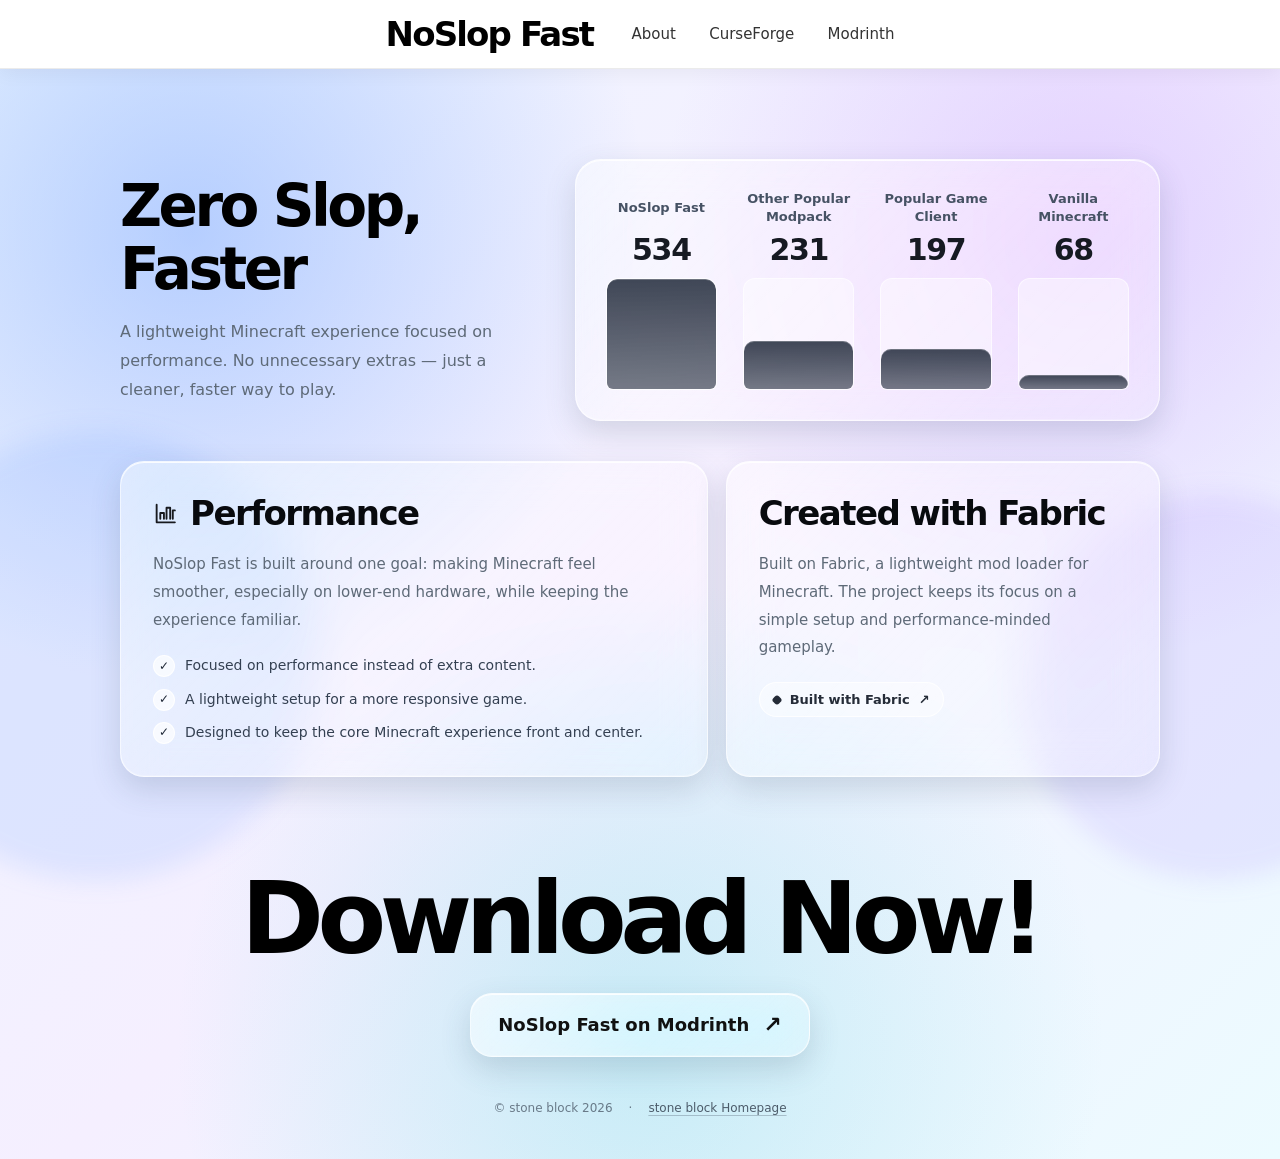
<file: modpack/index.html>
<!DOCTYPE html>
<html lang="en">
<head>
    <meta charset="UTF-8">
    <meta name="viewport" content="width=device-width, initial-scale=1.0">

    <title>NoSlop Fast — Zero Slop, Faster</title>
    <meta name="description" content="NoSlop Fast is a lightweight Minecraft modpack focused on performance and a familiar vanilla experience.">
    <meta property="og:title" content="NoSlop Fast — Zero Slop, Faster">
    <meta property="og:description" content="A lightweight Minecraft experience, built with performance in mind.">
    <meta property="og:type" content="website">
    <meta property="og:url" content="https://stone-block9965.pages.dev/modpack/">
    <meta property="og:site_name" content="NoSlop Fast">
    <meta name="twitter:card" content="summary">
    <meta name="theme-color" content="#edf6ff">

    <style>
        * { box-sizing: border-box; }

        :root {
            --text: #111111;
            --subtext: #5e6a78;
            --nav-border: rgba(0, 0, 0, 0.08);
            --glass-border: rgba(255, 255, 255, 0.65);
            --shadow: rgba(55, 75, 105, 0.18);
            --bar: rgba(41, 49, 65, 0.78);
        }

        html { scroll-behavior: smooth; }
        html, body { margin: 0; min-height: 100%; }

        body {
            min-height: 100dvh;
            font-family: system-ui, -apple-system, BlinkMacSystemFont, "Noto Sans JP", "Yu Gothic", sans-serif;
            color: var(--text);
            background:
                radial-gradient(circle at 15% 20%, rgba(110, 160, 255, 0.45), transparent 32%),
                radial-gradient(circle at 85% 20%, rgba(190, 150, 255, 0.35), transparent 30%),
                radial-gradient(circle at 50% 90%, rgba(70, 210, 220, 0.25), transparent 38%),
                linear-gradient(135deg, #edf6ff 0%, #f5efff 50%, #ecfbff 100%);
            overflow-x: hidden;
        }

        body::before, body::after {
            content: "";
            position: fixed;
            border-radius: 50%;
            pointer-events: none;
            filter: blur(12px);
            z-index: -1;
        }
        body::before {
            width: 35vw; height: 35vw; left: -10vw; top: 48vh;
            background: rgba(90, 150, 255, 0.14);
        }
        body::after {
            width: 30vw; height: 30vw; right: -10vw; top: 55vh;
            background: rgba(150, 110, 255, 0.13);
        }

        /* Top navigation — intentionally mirrors the stone block homepage. */
        .topbar {
            position: sticky;
            top: 0;
            z-index: 1000;
            width: 100%;
            background: #ffffff;
            border-bottom: 1px solid var(--nav-border);
            box-shadow: 0 4px 18px rgba(0, 0, 0, 0.05);
        }
        .nav-inner {
            width: min(1180px, calc(100% - 40px));
            min-height: 68px;
            margin: 0 auto;
            display: flex;
            align-items: center;
            justify-content: center;
            gap: clamp(18px, 3vw, 40px);
        }
        .brand {
            color: #000;
            text-decoration: none;
            font-size: clamp(23px, 2.8vw, 34px);
            font-weight: 800;
            letter-spacing: -0.055em;
            line-height: 1;
            white-space: nowrap;
            transition: opacity 160ms ease;
        }
        .brand:hover { opacity: 0.62; }
        .nav-links {
            display: flex;
            align-items: center;
            justify-content: center;
            gap: clamp(14px, 2.6vw, 34px);
            margin-left: 0;
        }
        .nav-link {
            color: #333;
            text-decoration: none;
            font-size: 15px;
            font-weight: 500;
            white-space: nowrap;
            transition: color 160ms ease, opacity 160ms ease;
        }
        .nav-link:hover { color: #000; opacity: 0.62; }
        .brand:focus-visible, .nav-link:focus-visible, .home-link:focus-visible, .download-button:focus-visible {
            outline: 3px solid rgba(78, 120, 255, 0.35);
            outline-offset: 5px;
        }

        .container {
            width: min(1040px, calc(100% - 40px));
            margin: 0 auto;
            padding: clamp(54px, 8vw, 90px) 0 44px;
        }

        /* Main layout: title on the left, comparison chart on the right. */
        .showcase {
            display: grid;
            grid-template-columns: minmax(0, 0.82fr) minmax(0, 1.18fr);
            align-items: center;
            gap: clamp(24px, 4vw, 48px);
        }
        .showcase-intro {
            min-width: 0;
            text-align: left;
        }
        .showcase-title {
            margin: 0;
            color: #000;
            font-size: clamp(38px, 4.7vw, 58px);
            line-height: 1.08;
            letter-spacing: -0.06em;
            font-weight: 850;
            text-wrap: balance;
        }
        .showcase-description {
            max-width: 430px;
            margin: 18px 0 0;
            color: var(--subtext);
            font-size: clamp(14px, 1.5vw, 16px);
            line-height: 1.8;
        }

        /* The four-column graph is text-first so it remains readable without scripts. */
        .comparison {
            padding: clamp(18px, 3vw, 30px);
            border: 1px solid var(--glass-border);
            border-radius: 26px;
            background: linear-gradient(135deg, rgba(255,255,255,0.48), rgba(255,255,255,0.22));
            box-shadow: 0 12px 30px var(--shadow), inset 0 1px 0 rgba(255,255,255,0.85), inset 0 -1px 0 rgba(255,255,255,0.18);
            backdrop-filter: blur(20px) saturate(160%);
            -webkit-backdrop-filter: blur(20px) saturate(160%);
        }
        .chart-grid {
            display: grid;
            grid-template-columns: repeat(4, minmax(0, 1fr));
            align-items: end;
            gap: clamp(10px, 2.5vw, 26px);
        }
        .chart-item { min-width: 0; text-align: center; }
        .chart-label {
            display: flex;
            min-height: 2.7em;
            justify-content: center;
            align-items: center;
            margin: 0 0 7px;
            color: #465264;
            font-size: clamp(10px, 1.5vw, 13px);
            font-weight: 600;
            line-height: 1.35;
            overflow-wrap: anywhere;
        }
        .chart-value {
            display: block;
            margin-bottom: 11px;
            color: #161a22;
            font-size: clamp(21px, 3vw, 30px);
            font-weight: 780;
            letter-spacing: -0.045em;
            font-variant-numeric: tabular-nums;
        }
        .bar-track {
            display: flex;
            align-items: end;
            height: 112px;
            overflow: hidden;
            border-radius: 12px 12px 7px 7px;
            background: rgba(255,255,255,0.42);
            border: 1px solid rgba(255,255,255,0.58);
        }
        .bar {
            display: block;
            width: 100%;
            min-height: 8px;
            border-radius: 10px 10px 0 0;
            background: linear-gradient(180deg, rgba(47, 55, 72, 0.92), rgba(47, 55, 72, 0.66));
            box-shadow: inset 0 1px 0 rgba(255,255,255,0.25);
        }

        .info-grid {
            display: grid;
            grid-template-columns: minmax(0, 1.15fr) minmax(0, 0.85fr);
            gap: 18px;
            align-items: stretch;
            margin-top: clamp(28px, 4vw, 40px);
        }
        .info-card {
            min-width: 0;
            padding: clamp(22px, 3.5vw, 32px);
            border: 1px solid var(--glass-border);
            border-radius: 24px;
            background: linear-gradient(135deg, rgba(255,255,255,0.48), rgba(255,255,255,0.22));
            box-shadow: 0 12px 30px var(--shadow), inset 0 1px 0 rgba(255,255,255,0.85), inset 0 -1px 0 rgba(255,255,255,0.18);
            backdrop-filter: blur(20px) saturate(160%);
            -webkit-backdrop-filter: blur(20px) saturate(160%);
        }
        .section-title {
            display: flex;
            align-items: center;
            gap: 12px;
            margin: 0;
            color: #080a0e;
            font-size: clamp(25px, 3.3vw, 34px);
            font-weight: 800;
            letter-spacing: -0.045em;
            line-height: 1.15;
        }
        .section-icon {
            flex: 0 0 auto;
            width: 25px;
            height: 25px;
            color: #17191e;
        }
        .info-card p {
            margin: 18px 0 0;
            color: var(--subtext);
            font-size: 15px;
            line-height: 1.85;
        }
        .feature-list {
            display: grid;
            gap: 10px;
            margin: 20px 0 0;
            padding: 0;
            list-style: none;
        }
        .feature-list li {
            display: flex;
            align-items: flex-start;
            gap: 10px;
            color: #344052;
            font-size: 14px;
            line-height: 1.65;
        }
        .feature-list li::before {
            content: "✓";
            display: inline-grid;
            place-items: center;
            flex: 0 0 20px;
            width: 20px;
            height: 20px;
            margin-top: 1px;
            border-radius: 50%;
            background: rgba(255,255,255,0.68);
            border: 1px solid rgba(255,255,255,0.85);
            color: #202938;
            font-size: 12px;
            font-weight: 800;
        }
        .fabric-mark {
            display: inline-flex;
            align-items: center;
            gap: 9px;
            margin-top: 20px;
            padding: 9px 13px;
            border: 1px solid rgba(255,255,255,0.82);
            border-radius: 999px;
            background: rgba(255,255,255,0.42);
            color: #252c38;
            font-size: 13px;
            font-weight: 650;
            text-decoration: none;
            transition: background 160ms ease, transform 160ms ease, box-shadow 160ms ease;
        }
        .fabric-mark:hover {
            background: rgba(255,255,255,0.68);
            transform: translateY(-1px);
            box-shadow: 0 6px 16px rgba(55,75,105,0.12);
        }
        .fabric-mark:focus-visible {
            outline: 3px solid rgba(78,120,255,0.4);
            outline-offset: 3px;
        }
        .fabric-dot {
            width: 8px;
            height: 8px;
            border-radius: 3px;
            background: #242b37;
            transform: rotate(45deg);
        }

        .download-section {
            display: flex;
            flex-direction: column;
            align-items: center;
            gap: 24px;
            margin-top: clamp(58px, 8vw, 92px);
            text-align: center;
        }
        .download-title {
            margin: 0;
            color: #000;
            font-size: clamp(56px, 11vw, 100px);
            line-height: 1;
            letter-spacing: -0.065em;
            font-weight: 850;
            text-wrap: balance;
        }
        .download-button {
            display: inline-flex;
            align-items: center;
            justify-content: center;
            gap: 14px;
            min-height: 64px;
            padding: 16px 27px;
            border: 1px solid var(--glass-border);
            border-radius: 22px;
            background: linear-gradient(135deg, rgba(255,255,255,0.58), rgba(255,255,255,0.28));
            color: var(--text);
            text-decoration: none;
            font-size: 18px;
            font-weight: 750;
            box-shadow: 0 12px 30px var(--shadow), inset 0 1px 0 rgba(255,255,255,0.85), inset 0 -1px 0 rgba(255,255,255,0.18);
            backdrop-filter: blur(20px) saturate(160%);
            -webkit-backdrop-filter: blur(20px) saturate(160%);
            transition: transform 160ms ease, background 160ms ease, box-shadow 160ms ease;
        }
        .download-button:hover {
            transform: translateY(-2px);
            background: linear-gradient(135deg, rgba(255,255,255,0.72), rgba(255,255,255,0.38));
            box-shadow: 0 18px 36px rgba(55,75,105,0.22), inset 0 1px 0 rgba(255,255,255,0.9);
        }
        .download-button:active { transform: scale(0.99); }
        .download-button:focus-visible {
            outline: 3px solid rgba(78,120,255,0.35);
            outline-offset: 4px;
        }
        .download-arrow { font-size: 22px; line-height: 1; }

        footer {
            display: flex;
            flex-wrap: wrap;
            justify-content: center;
            align-items: center;
            gap: 8px 16px;
            margin-top: 44px;
            text-align: center;
            color: rgba(65, 77, 93, 0.72);
            font-size: 12px;
        }
        .home-link {
            color: rgba(55, 67, 83, 0.86);
            text-decoration: underline;
            text-decoration-color: rgba(55, 67, 83, 0.28);
            text-underline-offset: 3px;
            transition: opacity 160ms ease;
        }
        .home-link:hover { opacity: 0.65; }

        @media (max-width: 700px) {
            .nav-inner { width: calc(100% - 28px); min-height: 62px; gap: 14px; }
            .brand { font-size: 23px; }
            .nav-links { gap: 14px; }
            .nav-link { font-size: 13px; }
            .container { width: calc(100% - 28px); padding-top: 48px; }
            .showcase { grid-template-columns: 1fr; gap: 28px; }
            .showcase-title { font-size: clamp(38px, 7vw, 52px); }
            .comparison { border-radius: 22px; padding: 18px 14px 16px; }
            .bar-track { height: 92px; }
            .info-grid { gap: 14px; margin-top: 28px; }
        }
        @media (max-width: 520px) {
            .nav-inner { min-height: 60px; gap: 10px; }
            .brand { font-size: clamp(17px, 4.5vw, 22px); letter-spacing: -0.06em; }
            .nav-links { gap: clamp(9px, 2.6vw, 14px); }
            .nav-link { font-size: clamp(10px, 2.8vw, 12px); }
            .container { padding-top: 34px; }
            .chart-grid { gap: 7px; }
            .chart-label { min-height: 3.6em; font-size: clamp(9px, 2.4vw, 11px); }
            .chart-value { font-size: clamp(18px, 5vw, 24px); margin-bottom: 8px; }
            .bar-track { height: 76px; border-radius: 8px 8px 5px 5px; }
            .showcase { gap: 23px; }
            .showcase-intro { text-align: left; }
            .showcase-title { font-size: clamp(34px, 9vw, 44px); }
            .showcase-description { margin-top: 13px; }
            .download-title { font-size: clamp(48px, 13vw, 68px); }
            .download-button { min-height: 60px; padding: 15px 22px; font-size: 17px; border-radius: 20px; }
            .info-grid { grid-template-columns: 1fr; }
            .info-card { padding: 22px; border-radius: 21px; }
            .section-title { font-size: 28px; }
            footer { margin-top: 34px; }
        }
        @media (prefers-reduced-motion: reduce) {
            html { scroll-behavior: auto; }
            .brand, .nav-link, .home-link, .download-button { transition: none; }
        }
    </style>
</head>
<body>
    <header class="topbar">
        <nav class="nav-inner" aria-label="Main navigation">
            <a class="brand" href="/modpack/" aria-label="NoSlop Fast home">NoSlop Fast</a>
            <div class="nav-links">
                <a class="nav-link" href="https://modrinth.com/modpack/noslop-fast" target="_blank" rel="noopener noreferrer">About</a>
                <a class="nav-link" href="https://www.curseforge.com/members/stone_block9965/projects" target="_blank" rel="noopener noreferrer">CurseForge</a>
                <a class="nav-link" href="https://modrinth.com/user/stoneblock9965" target="_blank" rel="noopener noreferrer">Modrinth</a>
            </div>
        </nav>
    </header>

    <main class="container">
        <section class="showcase" aria-label="NoSlop Fast introduction and performance comparison">
            <div class="showcase-intro">
                <h1 class="showcase-title">Zero Slop, Faster</h1>
                <p class="showcase-description">A lightweight Minecraft experience focused on performance. No unnecessary extras — just a cleaner, faster way to play.</p>
            </div>
            <section class="comparison" aria-label="Performance comparison chart">
            <div class="chart-grid">
                <div class="chart-item">
                    <p class="chart-label">NoSlop Fast</p>
                    <strong class="chart-value">534</strong>
                    <div class="bar-track" aria-hidden="true"><span class="bar" style="height: 100%"></span></div>
                </div>
                <div class="chart-item">
                    <p class="chart-label">Other Popular Modpack</p>
                    <strong class="chart-value">231</strong>
                    <div class="bar-track" aria-hidden="true"><span class="bar" style="height: 43.3%"></span></div>
                </div>
                <div class="chart-item">
                    <p class="chart-label">Popular Game Client</p>
                    <strong class="chart-value">197</strong>
                    <div class="bar-track" aria-hidden="true"><span class="bar" style="height: 36.9%"></span></div>
                </div>
                <div class="chart-item">
                    <p class="chart-label">Vanilla Minecraft</p>
                    <strong class="chart-value">68</strong>
                    <div class="bar-track" aria-hidden="true"><span class="bar" style="height: 12.7%"></span></div>
                </div>
            </div>
            </section>
        </section>

        <section class="info-grid" aria-label="About NoSlop Fast">
            <article class="info-card">
                <h2 class="section-title">
                    <svg class="section-icon" viewBox="0 0 24 24" fill="none" aria-hidden="true">
                        <path d="M3.5 20.5V3.5M3.5 20.5H21" stroke="currentColor" stroke-width="1.8" stroke-linecap="round"/>
                        <path d="M7 17V11.5H10.5V17M13 17V6.5H16.5V17M19 17V9H21" stroke="currentColor" stroke-width="1.8" stroke-linecap="round" stroke-linejoin="round"/>
                    </svg>
                    Performance
                </h2>
                <p>NoSlop Fast is built around one goal: making Minecraft feel smoother, especially on lower-end hardware, while keeping the experience familiar.</p>
                <ul class="feature-list">
                    <li>Focused on performance instead of extra content.</li>
                    <li>A lightweight setup for a more responsive game.</li>
                    <li>Designed to keep the core Minecraft experience front and center.</li>
                </ul>
            </article>

            <article class="info-card">
                <h2 class="section-title">Created with Fabric</h2>
                <p>Built on Fabric, a lightweight mod loader for Minecraft. The project keeps its focus on a simple setup and performance-minded gameplay.</p>
                <a class="fabric-mark" href="https://fabricmc.net/" target="_blank" rel="noopener noreferrer"><span class="fabric-dot" aria-hidden="true"></span> Built with Fabric <span aria-hidden="true">↗</span></a>
            </article>
        </section>

        <section class="download-section" aria-label="Download NoSlop Fast">
            <h2 class="download-title">Download Now!</h2>
            <a class="download-button" href="https://modrinth.com/modpack/noslop-fast" target="_blank" rel="noopener noreferrer">
                NoSlop Fast on Modrinth <span class="download-arrow" aria-hidden="true">↗</span>
            </a>
        </section>

        <footer>
            <span>© stone block 2026</span>
            <span aria-hidden="true">·</span>
            <a class="home-link" href="https://stone-block9965.pages.dev/">stone block Homepage</a>
        </footer>
    </main>
</body>
</html>
</file>
<file: bottleneck-checker/assets/index-Cx5Q9ieW.css>
:root{--bg:#f4f1fa;--primary:#6750a4;--on-primary:#ffffff;--primary-container:rgba(234,221,255,.54);--on-primary-container:#21005d;--secondary:#635a75;--on-secondary:#ffffff;--secondary-container:rgba(232,222,248,.58);--on-secondary-container:#1d192b;--tertiary:#7d5260;--on-tertiary:#ffffff;--tertiary-container:rgba(255,216,228,.56);--on-tertiary-container:#31111d;--surface:rgba(255,255,255,.42);--surface-low:rgba(255,255,255,.32);--surface-container:rgba(255,255,255,.38);--surface-high:rgba(255,255,255,.48);--surface-highest:rgba(255,255,255,.6);--on-surface:#1d1b20;--on-surface-variant:#49454f;--outline:rgba(73,69,79,.38);--outline-variant:rgba(121,116,126,.22);--inverse-surface:#322f35;--inverse-on-surface:#f5eff7;--inverse-primary:#d0bcff;--cpu:#6750a4;--gpu:#9a4563;--ok:#625578;--glass-highlight:rgba(255,255,255,.58);--glass-highlight-soft:rgba(255,255,255,.22);--glass-shadow:0 24px 70px rgba(55,39,91,.14),0 8px 28px rgba(55,39,91,.08),inset 0 1px 0 rgba(255,255,255,.42),inset 0 -1px 0 rgba(255,255,255,.1);--glass-shadow-strong:0 30px 90px rgba(55,39,91,.2),0 10px 34px rgba(55,39,91,.11),inset 0 1px 0 rgba(255,255,255,.5),inset 0 -2px 0 rgba(255,255,255,.12);--glass-blur:32px;--glass-saturate:190%;--r-xl:34px;--r-lg:26px;--r-md:20px;--r-sm:18px;color-scheme:light;box-sizing:border-box;padding-top:env(safe-area-inset-top,0px);padding-bottom:env(safe-area-inset-bottom,0px)}@media (prefers-color-scheme:dark){:root:not([data-theme=light]){--bg:#111016;--primary:#d0bcff;--on-primary:#381e72;--primary-container:rgba(79,55,139,.62);--on-primary-container:#eadcff;--secondary:#ccc2dc;--on-secondary:#332d41;--secondary-container:rgba(74,68,88,.62);--on-secondary-container:#e8def8;--tertiary:#efb8c8;--on-tertiary:#492532;--tertiary-container:rgba(99,59,72,.62);--on-tertiary-container:#ffd8e4;--surface:rgba(38,35,43,.54);--surface-low:rgba(34,32,39,.48);--surface-container:rgba(41,38,47,.55);--surface-high:rgba(52,49,59,.6);--surface-highest:rgba(64,60,70,.68);--on-surface:#e6e0e9;--on-surface-variant:#cac4d0;--outline:rgba(202,196,208,.34);--outline-variant:rgba(147,143,153,.22);--inverse-surface:#e6e0e9;--inverse-on-surface:#322f35;--inverse-primary:#6750a4;--cpu:#d0bcff;--gpu:#efb8c8;--ok:#cdc2dd;--glass-highlight:rgba(255,255,255,.2);--glass-highlight-soft:rgba(255,255,255,.08);--glass-shadow:0 18px 50px rgba(0,0,0,.3),0 4px 18px rgba(0,0,0,.18);--glass-shadow-strong:0 26px 70px rgba(0,0,0,.36),0 8px 24px rgba(0,0,0,.22);color-scheme:dark}}:root[data-theme=dark]{--bg:#111016;--primary:#d0bcff;--on-primary:#381e72;--primary-container:rgba(79,55,139,.62);--on-primary-container:#eadcff;--secondary:#ccc2dc;--on-secondary:#332d41;--secondary-container:rgba(74,68,88,.62);--on-secondary-container:#e8def8;--tertiary:#efb8c8;--on-tertiary:#492532;--tertiary-container:rgba(99,59,72,.62);--on-tertiary-container:#ffd8e4;--surface:rgba(38,35,43,.54);--surface-low:rgba(34,32,39,.48);--surface-container:rgba(41,38,47,.55);--surface-high:rgba(52,49,59,.6);--surface-highest:rgba(64,60,70,.68);--on-surface:#e6e0e9;--on-surface-variant:#cac4d0;--outline:rgba(202,196,208,.34);--outline-variant:rgba(147,143,153,.22);--inverse-surface:#e6e0e9;--inverse-on-surface:#322f35;--inverse-primary:#6750a4;--cpu:#d0bcff;--gpu:#efb8c8;--ok:#cdc2dd;--glass-highlight:rgba(255,255,255,.2);--glass-highlight-soft:rgba(255,255,255,.08);--glass-shadow:0 18px 50px rgba(0,0,0,.3),0 4px 18px rgba(0,0,0,.18);--glass-shadow-strong:0 26px 70px rgba(0,0,0,.36),0 8px 24px rgba(0,0,0,.22);color-scheme:dark}html{scroll-padding-top:env(safe-area-inset-top,0px)}*{box-sizing:border-box}:focus-visible{outline:3px solid var(--primary);outline-offset:3px}html,body{min-height:100%;background:transparent!important}body{margin:0;min-height:100vh;background:transparent!important;color:var(--on-surface);font-family:Roboto,Noto Sans JP,sans-serif;line-height:1.6;overflow-x:hidden}.liquid-backdrop{position:fixed;top:0;right:0;bottom:0;left:0;width:100vw;height:100dvh;z-index:0;overflow:hidden;pointer-events:none;background:#dfe7ef}.liquid-backdrop picture{display:block;width:100%;height:100%}.liquid-backdrop img{display:block;width:100%;height:100%;object-fit:cover;object-position:center center;transform:scale(1.015);transform-origin:center}.liquid-backdrop:after{content:"";position:absolute;top:0;right:0;bottom:0;left:0;pointer-events:none;background:radial-gradient(75% 60% at 50% 35%,rgba(255,255,255,.035),transparent 70%),linear-gradient(180deg,#ffffff06,#fff0 28%,#281e460b);mix-blend-mode:soft-light}@media (max-width:600px){.liquid-backdrop img{object-position:center center}}.app{position:relative;z-index:2;max-width:820px;margin:0 auto;padding:28px 16px 56px}.titlebar{display:flex;align-items:center;justify-content:space-between;gap:12px;margin:0 0 16px}h1{flex:1 1 auto;min-width:0;font-size:clamp(21px,5vw,32px);font-weight:900;margin:0;letter-spacing:-.01em;cursor:pointer;-webkit-tap-highlight-color:transparent;-webkit-user-select:none;user-select:none}.platform-toggle{flex:0 0 auto;display:inline-flex;align-items:center;gap:2px;padding:4px;border:1px solid rgba(255,255,255,.42);border-radius:999px;background:#ffffff1f;box-shadow:var(--glass-shadow),inset 0 1px #ffffff47;-webkit-backdrop-filter:blur(var(--glass-blur)) saturate(var(--glass-saturate));backdrop-filter:blur(var(--glass-blur)) saturate(var(--glass-saturate))}.platform-toggle button{font:inherit;font-size:12.5px;font-weight:700;white-space:nowrap;border:0;border-radius:999px;padding:8px 12px;background:transparent;color:var(--on-surface-variant);cursor:pointer;transition:transform .2s ease,background .25s ease,box-shadow .25s ease,color .25s ease}.platform-toggle button:hover{background:#fff3}.platform-toggle button:active{transform:scale(.97)}.platform-toggle button.on{color:var(--on-secondary-container);background:linear-gradient(145deg,#ffffffc7,#ffffff7a);box-shadow:0 6px 18px #3746551a,inset 0 1px #ffffff5c}h1 b{color:var(--cpu)}h1 i{color:var(--gpu);font-style:normal}.lead{color:var(--on-surface-variant);margin:0 0 20px;font-size:14px}.lg{position:relative;isolation:isolate;-webkit-backdrop-filter:var(--lg-filter);backdrop-filter:var(--lg-filter)}.liquid-glass-filter{position:absolute;width:0;height:0;overflow:hidden;pointer-events:none}.hero{position:relative;overflow:hidden;background:radial-gradient(120% 90% at 12% 0%,rgba(255,255,255,.22),transparent 42%),radial-gradient(80% 90% at 95% 100%,rgba(174,131,255,.09),transparent 55%),#ffffff17;color:var(--on-primary-container);border:1px solid rgba(255,255,255,.58);border-radius:34px;padding:18px 16px 22px;box-shadow:0 30px 90px #37275b2e,0 12px 34px #37275b1a,inset 0 1.5px #ffffffb8,inset 1.5px 0 #ffffff47,inset 0 -2px #563f761a,inset 0 0 28px #ffffff14;transform:translateZ(0)}@media (prefers-color-scheme:dark){.hero{background:linear-gradient(145deg,#533991b8,#4f378b61);border-color:#ffffff21}}:root[data-theme=dark] .hero{background:linear-gradient(145deg,#533991b8,#4f378b61);border-color:#ffffff21}.ctx{text-align:center;font-size:13px;font-weight:500;position:relative;z-index:1}.ctx b{font-weight:900}.stage{position:relative;height:280px;margin:0 2px;z-index:1}.beam{position:absolute;left:0;right:0;top:196px;height:8px;border-radius:5px;background:linear-gradient(90deg,#352f3ddb,#52495deb,#352f3ddb);box-shadow:0 3px 10px #281e372e,inset 0 1px #ffffff3d;transform:rotate(var(--t,0deg));transition:transform .7s cubic-bezier(.3,1.5,.5,1)}.plate{position:absolute;bottom:10px;width:47%;text-align:center;padding:12px 8px 10px;border-radius:24px;border:1px solid rgba(255,255,255,.44);background:#ffffff21;box-shadow:0 14px 34px #261c3829,inset 0 1.5px #ffffff8a,inset 1px 0 #fff3,inset 0 -2px #3c28551a,inset 0 0 20px #ffffff1a;overflow:hidden;transform:rotate(calc(var(--t,0deg) * -1)) translateZ(0);transition:transform .7s cubic-bezier(.3,1.5,.5,1)}.plate.l{left:0;background:linear-gradient(145deg,#7a62bf75,#6750a42e);color:var(--on-primary)}.plate.r{right:0;background:linear-gradient(145deg,#bf6f8f6b,#9a45632b);color:var(--on-tertiary)}.plate small{display:block;font-weight:700;font-size:12px}.plate .n{font-weight:900;font-size:clamp(34px,9vw,52px);line-height:1.05;font-variant-numeric:tabular-nums;text-shadow:0 2px 14px rgba(0,0,0,.1)}.plate .m{font-size:12.5px;font-weight:700;line-height:1.3;margin-top:2px;min-height:32px}.plate .g{font-size:11px;opacity:.85}.fulcrum{position:absolute;left:50%;top:204px;width:56px;height:60px;margin-left:-28px;background:linear-gradient(145deg,#635a75d9,#635a7599);border:1px solid rgba(255,255,255,.22);box-shadow:0 10px 24px #2b223b26,inset 0 1px #ffffff42;clip-path:polygon(50% 0,100% 100%,0 100%)}.verdict{text-align:center;position:relative;z-index:1}.verdict h2{font-size:clamp(21px,5.5vw,28px);font-weight:900;margin:0}.verdict p{margin:2px 0 0;font-size:13px}.cpu-c{color:var(--cpu)}.gpu-c{color:var(--gpu)}.ok-c{color:var(--on-primary-container)}.incident-c{color:#b3261e;text-shadow:0 0 18px rgba(179,38,30,.18)}.rig{display:grid;grid-template-columns:1fr 1fr;gap:12px;margin:16px 0}.sel{position:relative;overflow:hidden;background:#ffffff21;border:1px solid rgba(255,255,255,.38);border-radius:26px;padding:16px;box-shadow:var(--glass-shadow),inset 0 1px #ffffff70,inset 0 -1px #ffffff1a,inset 8px 8px 24px #ffffff12}.sel:hover{transform:translateY(-2px) scale(1.002);box-shadow:0 22px 52px #37275b24,inset 0 1px 0 var(--glass-highlight)}.sel-head{display:flex;align-items:center;justify-content:space-between;gap:10px;margin-bottom:8px;position:relative;z-index:1}.sel-head label{font-weight:700;font-size:13px;color:var(--c);display:block;margin:0}.gpu-tgp-note{display:none;flex:1;min-width:0;margin-left:auto;text-align:right;font-size:10px;line-height:1.3;font-weight:600;color:var(--on-surface-variant);opacity:.92}.gpu-tgp-note.show{display:block}.w{position:relative;z-index:1}.cpu-vendor-toggle{display:inline-flex;align-items:center;gap:1px;padding:2px;border:1px solid rgba(255,255,255,.36);border-radius:999px;background:#ffffff17;box-shadow:inset 0 1px #fff3,0 4px 12px #3746550f}.cpu-vendor-toggle button{font:inherit;font-size:11px;font-weight:700;border:0;border-radius:999px;padding:4px 9px;background:transparent;color:var(--on-surface-variant);cursor:pointer;transition:transform .18s ease,background .22s ease,box-shadow .22s ease,color .22s ease}.cpu-vendor-toggle button:hover{background:#ffffff2e}.cpu-vendor-toggle button:active{transform:scale(.96)}.cpu-vendor-toggle button.on{color:var(--on-surface);background:linear-gradient(145deg,#ffffffc7,#ffffff75);box-shadow:0 4px 12px #3746551a,inset 0 1px #ffffff57}.w:after{content:"";position:absolute;right:16px;top:50%;width:8px;height:8px;margin-top:-6px;border:solid var(--on-surface-variant);border-width:0 2px 2px 0;transform:rotate(45deg);pointer-events:none}select{width:100%;-webkit-appearance:none;-moz-appearance:none;appearance:none;font:inherit;font-weight:500;font-size:14px;padding:14px 42px 14px 16px;border-radius:20px;border:1px solid rgba(255,255,255,.42);background:#ffffff13;color:var(--on-surface);box-shadow:inset 0 1.5px #ffffff85,inset 1px 0 #ffffff29,inset 0 -1px #46326414,0 8px 24px #3e2a5f12;cursor:pointer}@media (prefers-color-scheme:dark){select{background:#ffffff12}}:root[data-theme=dark] select{background:#ffffff12}select:hover{background:#ffffff57}select:focus{outline:none;border:2px solid var(--primary);padding:13px 39px 13px 13px;box-shadow:0 0 0 4px #6750a424,inset 0 1px #ffffff38}.sel small{display:block;color:var(--on-surface-variant);font-size:12px;margin-top:8px;position:relative;z-index:1}.lab{font-size:12px;font-weight:700;color:var(--on-surface-variant);margin:16px 0 8px}.seg{display:inline-flex;padding:4px;gap:2px;border:1px solid rgba(255,255,255,.42);border-radius:999px;background:#ffffff1f;box-shadow:var(--glass-shadow),inset 0 1px #ffffff42}.seg button{position:relative;font:inherit;font-weight:500;font-size:14px;border:0;border-radius:999px;background:transparent;color:var(--on-surface);padding:9px 18px;cursor:pointer;transition:transform .2s ease,background .25s ease,box-shadow .25s ease,color .25s ease}.seg button:hover{background:#ffffff38}.seg button:active{transform:scale(.97)}.seg button.on{background:linear-gradient(145deg,#e8def8c7,#e8def87a);color:var(--on-secondary-container);font-weight:700;box-shadow:0 6px 18px #4c3a691a,inset 0 1px #ffffff4d}.chips{display:flex;flex-wrap:wrap;gap:8px}.chips button{position:relative;font:inherit;font-weight:500;font-size:13.5px;border:1px solid rgba(255,255,255,.42);background:#fff1;color:var(--on-surface-variant);padding:8px 14px;border-radius:999px;cursor:pointer;box-shadow:inset 0 1px #ffffff2e;transition:transform .2s ease,background .25s ease,box-shadow .25s ease,border-color .25s ease,color .25s ease}.chips button:hover{background:#ffffff57;transform:translateY(-1px)}.chips button:active{transform:scale(.97)}.chips button.on{background:linear-gradient(145deg,#e8def8c7,#e8def875);border-color:#ffffff57;color:var(--on-secondary-container);font-weight:700;box-shadow:0 7px 18px #4c3a691a,inset 0 1px #ffffff4d}.rows{position:relative;overflow:hidden;margin-top:18px;padding:8px;background:#ffffff21;border:1px solid rgba(255,255,255,.38);border-radius:26px;box-shadow:var(--glass-shadow),inset 0 1px #ffffff70,inset 0 -1px #ffffff1a,inset 8px 8px 24px #ffffff12}.row{display:grid;grid-template-columns:minmax(90px,170px) 1fr 84px;gap:12px;align-items:center;padding:12px;border-radius:22px;transition:background .25s ease,transform .25s ease}.row.on{background:linear-gradient(145deg,#ffffff4d,#ffffff24);box-shadow:inset 0 1px #ffffff2e}.row:hover{background:#ffffff2b}.row .t{font-size:13px;font-weight:700}.track{position:relative;height:10px;border-radius:6px;background:#6e647a21;box-shadow:inset 0 1px 3px #3224461f,0 1px #ffffff2e;overflow:visible}.track:after{content:"";position:absolute;left:50%;top:-3px;bottom:-3px;width:2px;background:var(--outline);box-shadow:0 0 5px #463a5429}.fill{position:absolute;top:0;bottom:0;border-radius:6px;transition:all .5s;box-shadow:0 1px 7px #0000001f,inset 0 1px #fff3}.row .v{text-align:right;font-size:12.5px;font-weight:700}@media (max-width:600px){.app{padding-left:12px;padding-right:12px}.titlebar{gap:8px}.platform-toggle{padding:3px;gap:1px}.platform-toggle button{font-size:11px;padding:7px 8px}.cpu-vendor-toggle button{font-size:10.5px;padding:4px 8px}.gpu-tgp-note{font-size:9px;max-width:62%}.rig{grid-template-columns:1fr}.row{grid-template-columns:82px 1fr 68px;gap:8px}.plate .m{font-size:11.5px}.seg button{padding-inline:15px}}@media (prefers-reduced-motion:reduce){.beam,.plate,.fill,.seg button,.chips button,.sel,.row,.platform-toggle button{transition:none}}@supports not ((backdrop-filter:blur(1px)) or (-webkit-backdrop-filter:blur(1px))){.hero,.sel,.rows,.seg,.chips button,select{isolation:isolate;background:var(--surface-container)}}:root{--cpu:#31566e;--gpu:#2f7076;--ok:#52636c}h1 b{color:transparent;background:linear-gradient(90deg,#31566e,#3b6b82 52%,#2f7076);-webkit-background-clip:text;background-clip:text}h1 i{color:transparent;background:linear-gradient(90deg,#3b6b82,#2f7076);-webkit-background-clip:text;background-clip:text}.plate.l,.plate.r{color:#f9fcff;background:linear-gradient(145deg,#ffffff3d,#ffffff14),#ffffff1a}.plate.l{box-shadow:0 14px 34px #19415a29,inset 0 1.5px #ffffff9e,inset 1px 0 #a8dcf547,inset 0 -2px #2352691a,inset 0 0 22px #97d6f41a}.plate.r{box-shadow:0 14px 34px #194b4e26,inset 0 1.5px #ffffff9e,inset 1px 0 #a5eee547,inset 0 -2px #225b5b1a,inset 0 0 22px #81e0d51a}.hero{color:#1c2730;background:radial-gradient(120% 90% at 12% 0%,rgba(255,255,255,.19),transparent 42%),radial-gradient(80% 90% at 95% 100%,rgba(93,190,206,.055),transparent 55%),#ffffff13}@media (prefers-color-scheme:dark){:root:not([data-theme=light]){--cpu:#b4d7e7;--gpu:#a9ddd9;--ok:#c0d0d4}:root:not([data-theme=light]) .hero{background:radial-gradient(120% 90% at 12% 0%,rgba(255,255,255,.12),transparent 42%),radial-gradient(80% 90% at 95% 100%,rgba(66,181,194,.08),transparent 55%),#0c141821;color:#e9f3f6;border-color:#ffffff2e}}:root[data-theme=dark]{--cpu:#b4d7e7;--gpu:#a9ddd9;--ok:#c0d0d4}:root[data-theme=dark] .hero{background:radial-gradient(120% 90% at 12% 0%,rgba(255,255,255,.12),transparent 42%),radial-gradient(80% 90% at 95% 100%,rgba(66,181,194,.08),transparent 55%),#0c141821;color:#e9f3f6;border-color:#ffffff2e}.shortcut-toast{white-space:pre-line;position:fixed;left:50%;top:50%;z-index:20;width:min(82vw,680px);max-width:calc(100vw - 32px);padding:28px 34px;box-sizing:border-box;border:1.5px solid rgba(255,255,255,.62);border-radius:30px;background:radial-gradient(120% 140% at 18% 8%,rgba(255,255,255,.58),transparent 38%),radial-gradient(100% 120% at 92% 100%,rgba(119,225,255,.22),transparent 52%),#ebf7fb5c;color:var(--on-surface);box-shadow:0 22px 70px #122a3a3d,inset 0 1px #ffffffb8,inset 0 -1px #ffffff2e;text-align:center;font-size:clamp(20px,3.1vw,34px);font-weight:900;letter-spacing:.02em;line-height:1.5;opacity:0;transform:translate(-50%,-50%) scale(.9);pointer-events:none;transition:opacity .22s ease,transform .22s cubic-bezier(.2,.8,.2,1)}.shortcut-toast.show{opacity:1;transform:translate(-50%,-50%) scale(1)}@keyframes titleGagPop{0%{opacity:0;transform:translate(-50%,-50%) scale(.45) rotate(-2deg);filter:blur(10px)}55%{opacity:1;transform:translate(-50%,-50%) scale(1.075) rotate(.4deg);filter:blur(0)}76%{transform:translate(-50%,-50%) scale(.965) rotate(-.18deg)}to{opacity:1;transform:translate(-50%,-50%) scale(1) rotate(0);filter:blur(0)}}.shortcut-toast.title-gag-pop{animation:titleGagPop .58s cubic-bezier(.22,.86,.2,1) both}.shortcut-toast.bottom-gag{top:auto;bottom:28px;width:min(88vw,600px);padding:17px 24px;border-radius:24px;font-size:clamp(15px,2vw,20px);line-height:1.45;transform:translate(-50%,26px) scale(.88);transition:opacity .24s ease,transform .48s cubic-bezier(.16,1.35,.3,1)}.shortcut-toast.bottom-gag.show{transform:translate(-50%) scale(1)}@media (max-width:600px){.shortcut-toast{width:min(88vw,560px);max-width:calc(100vw - 24px);padding:24px 22px;border-radius:26px;font-size:clamp(18px,5.3vw,28px);line-height:1.45}.shortcut-toast.bottom-gag{bottom:22px;width:min(92vw,560px);max-width:calc(100vw - 20px);padding:15px 18px;border-radius:22px;font-size:clamp(14px,4.2vw,18px)}}@media (prefers-reduced-motion:reduce){.shortcut-toast{transition:none}}:root{--lg-filter:blur(var(--glass-blur)) saturate(var(--glass-saturate));--sp:1.6px}.lg-defs{position:absolute;width:0;height:0;overflow:hidden;pointer-events:none}.app .lg.lg,.shortcut-toast.lg.lg{border-color:#ffffff1a;box-shadow:0 18px 50px #281e4629,0 4px 14px #281e4614,inset var(--sp) var(--sp) 1px -.5px #fffffff2,inset calc(var(--sp) * -1) calc(var(--sp) * -1) 1px -.5px #fff9,inset calc(var(--sp) * 3) calc(var(--sp) * 3) 14px -8px #ffffff80,inset calc(var(--sp) * -3) calc(var(--sp) * -3) 14px -8px #ffffff47}.app-footer{display:block;width:fit-content;margin:28px auto 0;padding:8px 18px;border:1px solid;border-radius:999px;background:#ffffff1f;font-size:12px;font-weight:500;color:var(--on-surface-variant);text-align:center}
</file>
